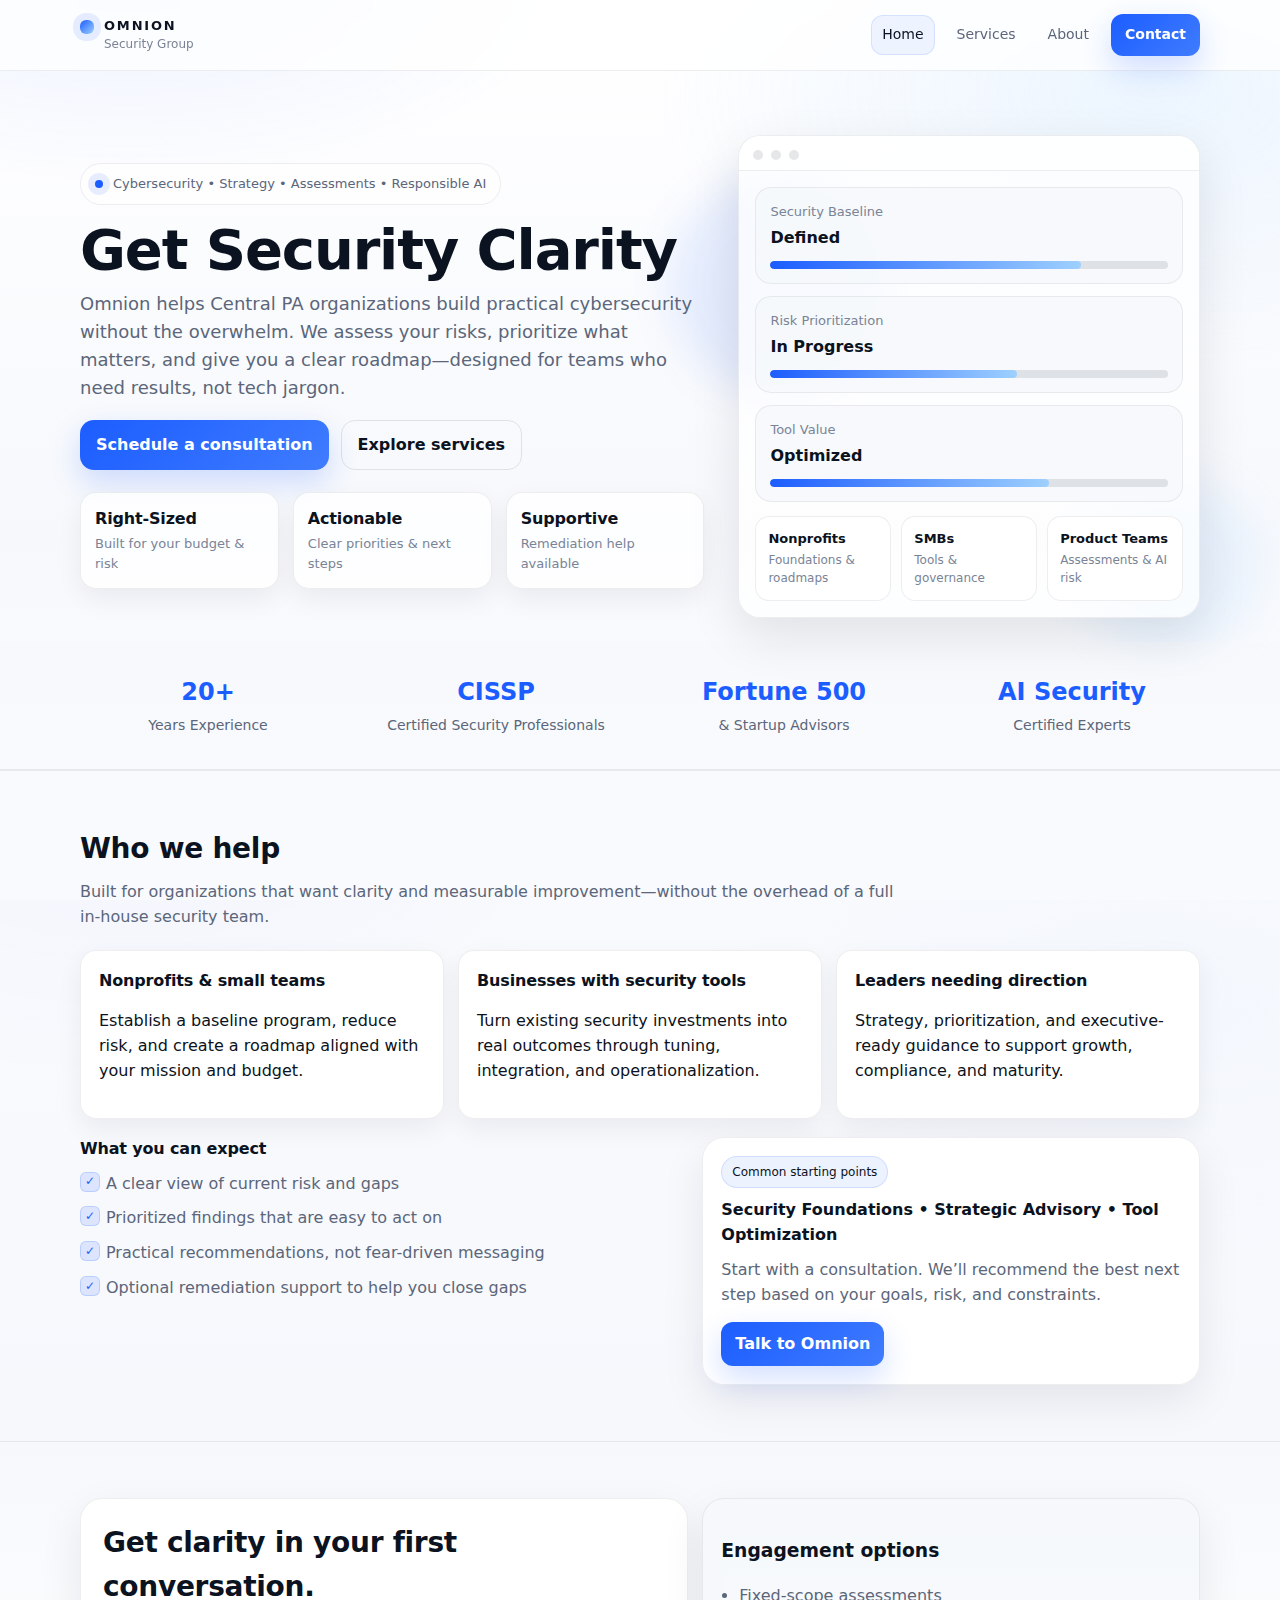
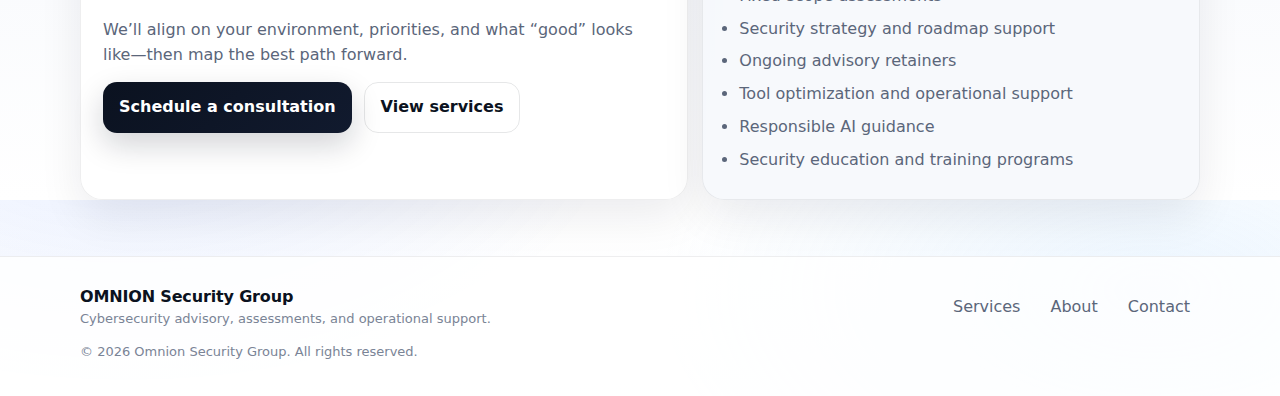
<file: index.html>
<!-- index.html -->
<!doctype html>
<html lang="en">
  <head>
    <meta charset="UTF-8" />
    <meta name="viewport" content="width=device-width, initial-scale=1" />
    <title>Omnion Security Group | Cybersecurity Consultants Central PA | York, Harrisburg, Lancaster</title>
    <meta
      name="description"
      content="Cybersecurity consulting for Central PA organizations. Serving York, Harrisburg, Lancaster with CISSP-certified advisors for nonprofits, growing businesses & leadership teams. Security assessments, strategy & compliance."
    />
    <!-- Favicon / Tab icon -->
    <link rel="icon" type="image/svg+xml" href="/favicon.svg" />
    <link rel="icon" type="image/png" href="/assets/omnion_mark.png" />
    <link rel="apple-touch-icon" href="/assets/omnion_mark.png" />
    <link rel="manifest" href="/manifest.json" />
    <meta name="theme-color" content="#0B1220" />
    <link rel="stylesheet" href="/css/styles.css" />
  </head>

  <body>
    <header class="header">
      <div class="container header__inner">
        <a class="brand" href="/" aria-label="Omnion Security Group">
          <span class="brand__mark" aria-hidden="true"></span>
          <span class="brand__name">OMNION</span>
          <span class="brand__sub">Security Group</span>
        </a>

        <nav class="nav" aria-label="Primary">
          <a class="nav__link nav__link--active" href="/">Home</a>
          <a class="nav__link" href="/services/">Services</a>
          <a class="nav__link" href="/about/">About</a>
          <a class="btn btn--small" href="/contact/">Contact</a>
        </nav>
      </div>
    </header>

    <main>
      <section class="hero">
        <div class="container hero__grid">
          <div class="hero__content">
            <div class="pill">
              <span class="dot" aria-hidden="true"></span>
              <span>Cybersecurity • Strategy • Assessments • Responsible AI</span>
            </div>

            <h1>Get Security Clarity</h1>

            <p class="lead">
              Omnion helps Central PA organizations build practical cybersecurity without the overwhelm. 
              We assess your risks, prioritize what matters, and give you a clear roadmap—designed for teams 
              who need results, not tech jargon.
            </p>

            <div class="hero__cta">
              <a class="btn" href="/contact/">Schedule a consultation</a>
              <a class="btn btn--ghost" href="/services/">Explore services</a>
            </div>

            <div class="trust">
              <div class="trust__item">
                <div class="trust__kpi">Right-Sized</div>
                <div class="trust__label">Built for your budget & risk</div>
              </div>
              <div class="trust__item">
                <div class="trust__kpi">Actionable</div>
                <div class="trust__label">Clear priorities & next steps</div>
              </div>
              <div class="trust__item">
                <div class="trust__kpi">Supportive</div>
                <div class="trust__label">Remediation help available</div>
              </div>
            </div>
          </div>

          <div class="hero__visual" aria-hidden="true">
            <div class="glass">
              <div class="glass__header">
                <div class="signal"></div>
                <div class="signal"></div>
                <div class="signal"></div>
              </div>

              <div class="glass__body">
                <div class="metric">
                  <div class="metric__title">Security Baseline</div>
                  <div class="metric__value">Defined</div>
                  <div class="metric__bar"><span style="width: 78%"></span></div>
                </div>

                <div class="metric">
                  <div class="metric__title">Risk Prioritization</div>
                  <div class="metric__value">In Progress</div>
                  <div class="metric__bar"><span style="width: 62%"></span></div>
                </div>

                <div class="metric">
                  <div class="metric__title">Tool Value</div>
                  <div class="metric__value">Optimized</div>
                  <div class="metric__bar"><span style="width: 70%"></span></div>
                </div>

                <div class="mini-cards">
                  <div class="mini-card">
                    <div class="mini-card__h">Nonprofits</div>
                    <div class="mini-card__p">Foundations & roadmaps</div>
                  </div>
                  <div class="mini-card">
                    <div class="mini-card__h">SMBs</div>
                    <div class="mini-card__p">Tools & governance</div>
                  </div>
                  <div class="mini-card">
                    <div class="mini-card__h">Product Teams</div>
                    <div class="mini-card__p">Assessments & AI risk</div>
                  </div>
                </div>
              </div>
            </div>

            <div class="bg-orb bg-orb--1"></div>
            <div class="bg-orb bg-orb--2"></div>
          </div>
        </div>
      </section>

      <section class="trustbar">
        <div class="container">
          <div class="trust-stats">
            <div class="stat">
              <div class="stat-number">20+</div>
              <div class="stat-label">Years Experience</div>
            </div>
            <div class="stat">
              <div class="stat-number">CISSP</div>
              <div class="stat-label">Certified Security Professionals</div>
            </div>
            <div class="stat">
              <div class="stat-number">Fortune 500</div>
              <div class="stat-label">& Startup Advisors</div>
            </div>
            <div class="stat">
              <div class="stat-number">AI Security</div>
              <div class="stat-label">Certified Experts</div>
            </div>
          </div>
        </div>
      </section>

      <section class="section section--soft">
        <div class="container">
          <div class="section__head">
            <h2>Who we help</h2>
            <p>
              Built for organizations that want clarity and measurable improvement—without the overhead of a full in-house security team.
            </p>
          </div>

          <div class="grid3">
            <div class="card">
              <h3>Nonprofits & small teams</h3>
              <p>Establish a baseline program, reduce risk, and create a roadmap aligned with your mission and budget.</p>
            </div>
            <div class="card">
              <h3>Businesses with security tools</h3>
              <p>Turn existing security investments into real outcomes through tuning, integration, and operationalization.</p>
            </div>
            <div class="card">
              <h3>Leaders needing direction</h3>
              <p>Strategy, prioritization, and executive-ready guidance to support growth, compliance, and maturity.</p>
            </div>
          </div>

          <div class="split">
            <div class="split__left">
              <h3 class="h3">What you can expect</h3>
              <ul class="checklist">
                <li>A clear view of current risk and gaps</li>
                <li>Prioritized findings that are easy to act on</li>
                <li>Practical recommendations, not fear-driven messaging</li>
                <li>Optional remediation support to help you close gaps</li>
              </ul>
            </div>
            <div class="split__right">
              <div class="panel">
                <div class="panel__tag">Common starting points</div>
                <div class="panel__title">Security Foundations • Strategic Advisory • Tool Optimization</div>
                <p class="panel__text">
                  Start with a consultation. We’ll recommend the best next step based on your goals, risk, and constraints.
                </p>
                <a class="btn btn--small" href="/contact/">Talk to Omnion</a>
              </div>
            </div>
          </div>
        </div>
      </section>

      <section class="cta">
        <div class="container cta__inner">
          <div class="cta__copy">
            <h2>Get clarity in your first conversation.</h2>
            <p>
              We’ll align on your environment, priorities, and what “good” looks like—then map the best path forward.
            </p>
            <div class="cta__actions">
              <a class="btn btn--dark" href="/contact/">Schedule a consultation</a>
              <a class="btn btn--ghost" href="/services/">View services</a>
            </div>
          </div>
          <div class="cta__panel">
            <div class="panel panel--alt">
              <h3>Engagement options</h3>
              <ul class="bullets">
                <li>Fixed-scope assessments</li>
                <li>Security strategy and roadmap support</li>
                <li>Ongoing advisory retainers</li>
                <li>Tool optimization and operational support</li>
                <li>Responsible AI guidance</li>
                <li>Security education and training programs</li>
              </ul>
            </div>
          </div>
        </div>
      </section>
    </main>

    <footer class="footer">
      <div class="container footer__inner">
        <div>
          <div class="footer__brand">OMNION Security Group</div>
          <div class="footer__muted">Cybersecurity advisory, assessments, and operational support.</div>
        </div>

        <div class="footer__links" aria-label="Footer links">
          <a href="/services/">Services</a>
          <a href="/about/">About</a>
          <a href="/contact/">Contact</a>
        </div>

        <div class="footer__muted">
          © <span id="year"></span> Omnion Security Group. All rights reserved.
        </div>
      </div>
    </footer>

    <script>
      document.getElementById("year").textContent = new Date().getFullYear();
    </script>
    
    <!-- Advanced Interactive JavaScript -->
    <script src="/js/main.js"></script>
  </body>
</html>
</file>
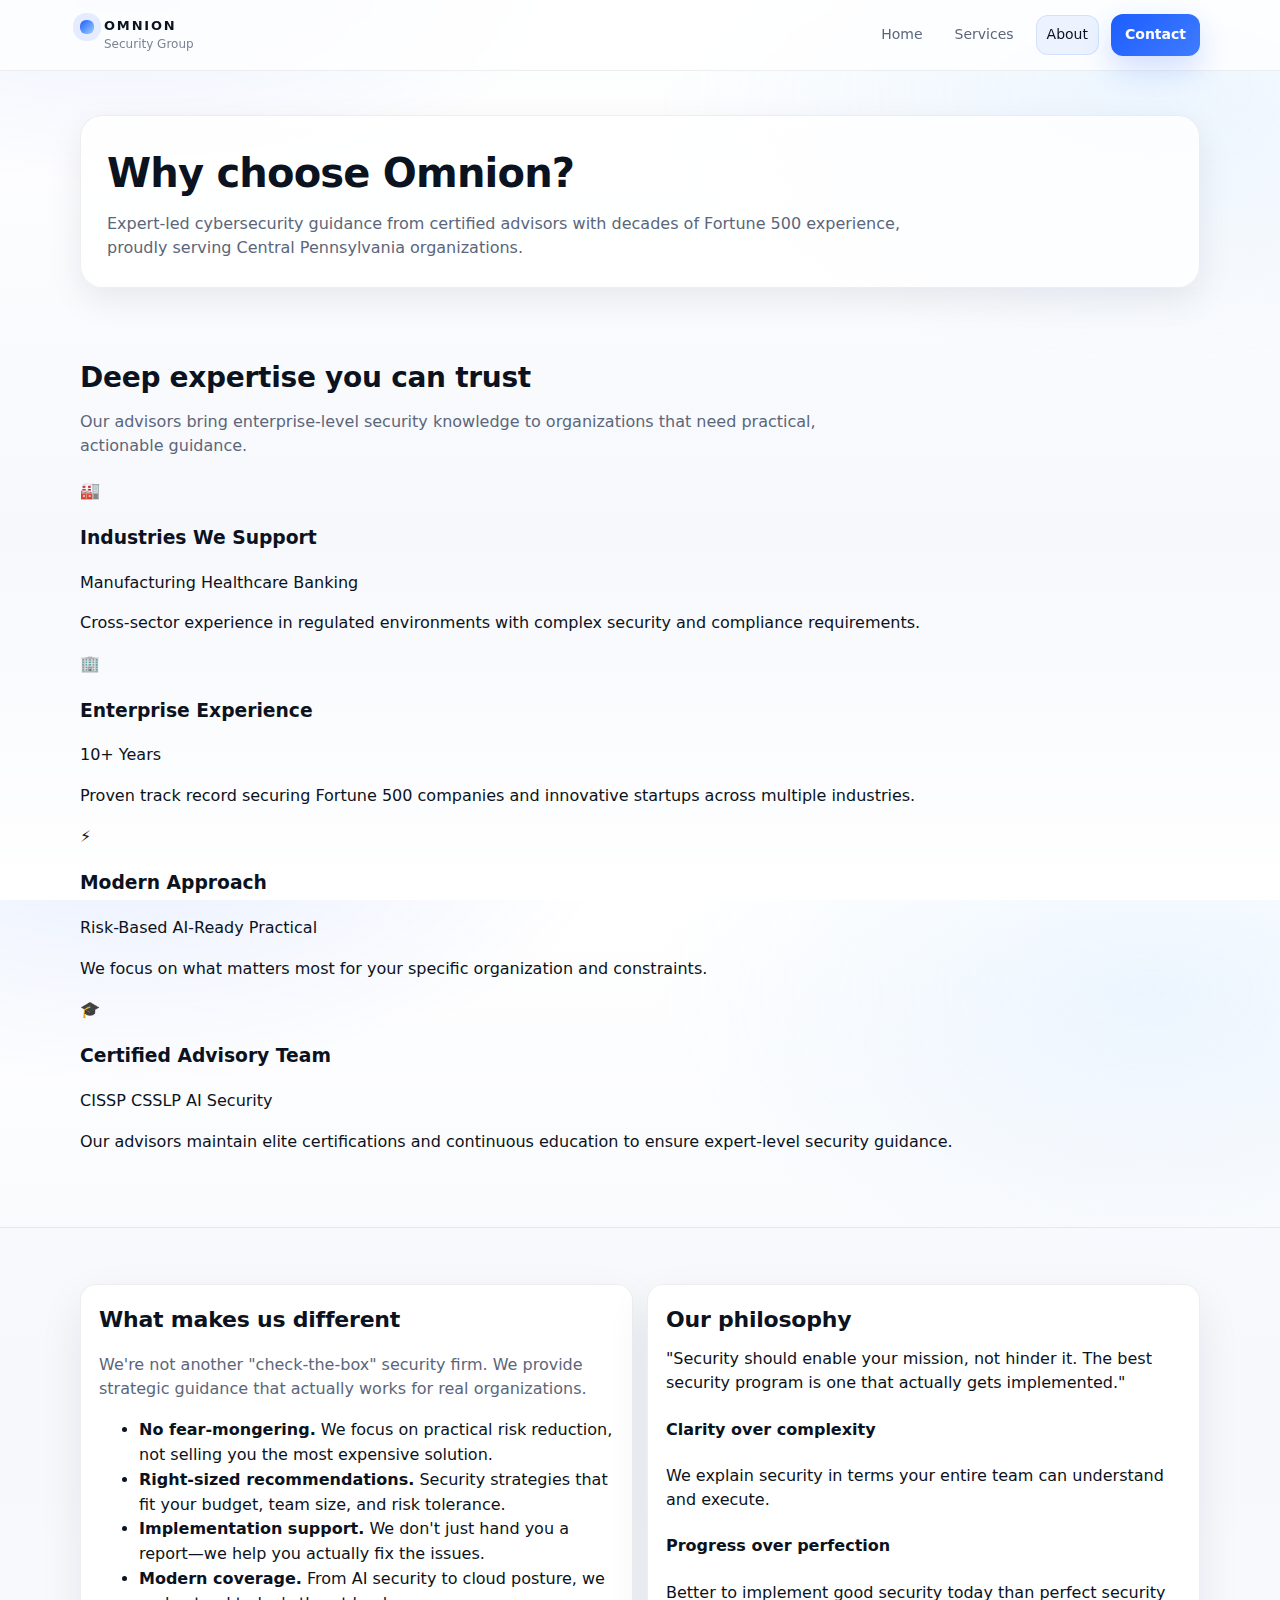
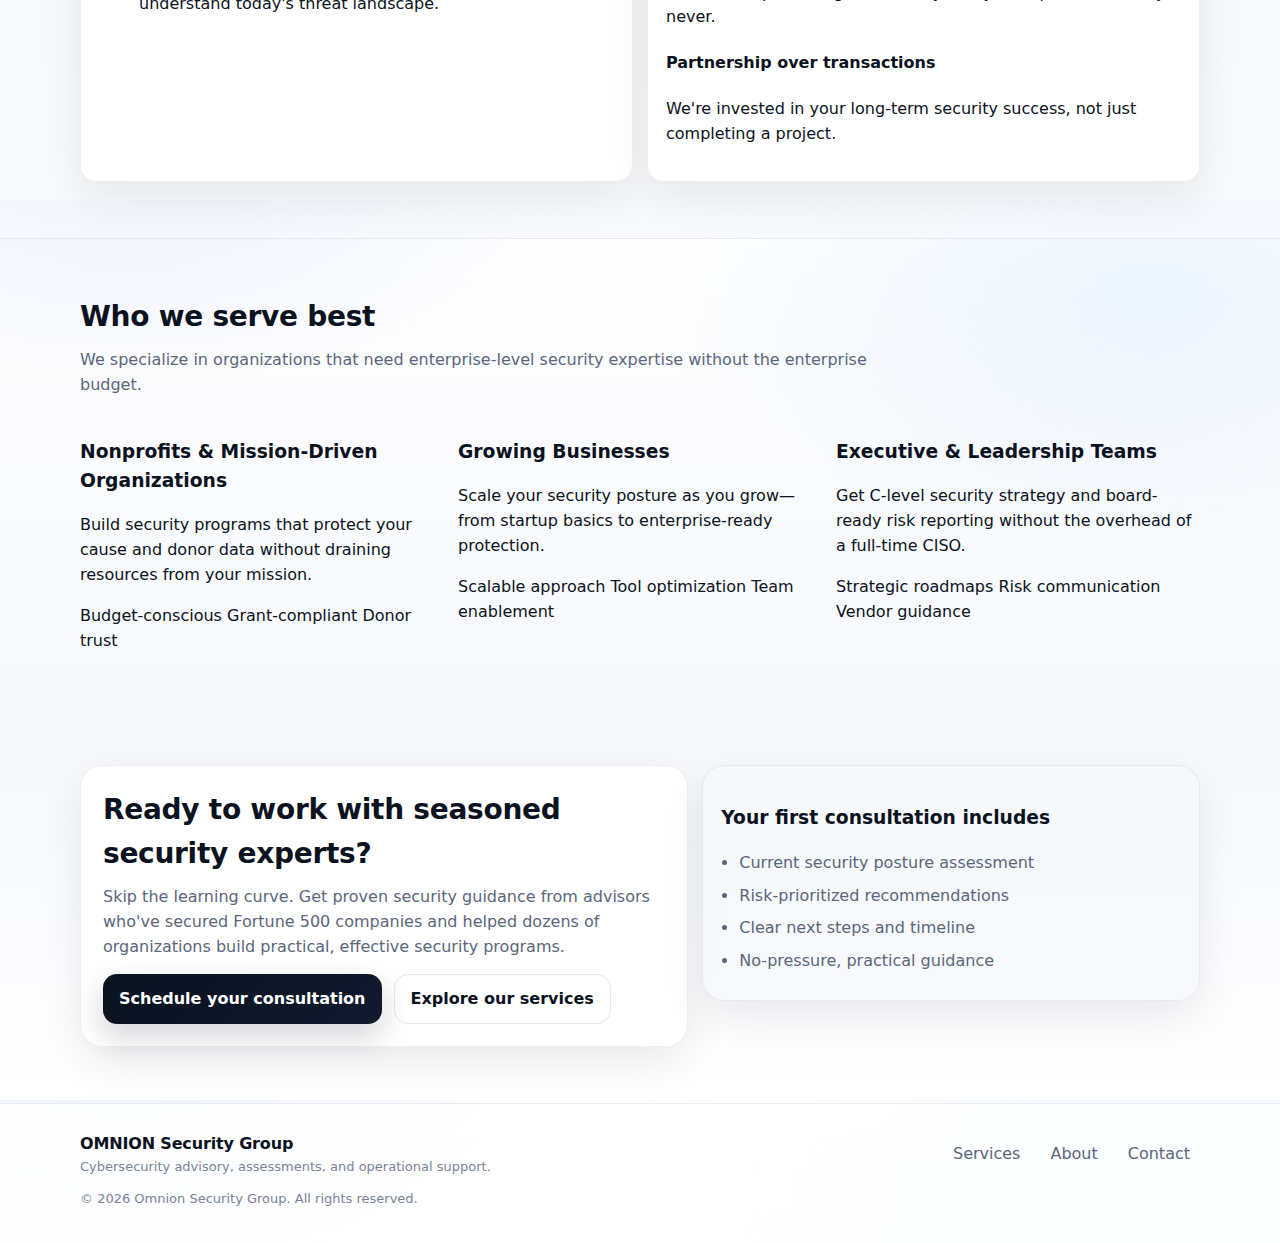
<file: about/index.html>
<!-- about/index.html -->
<!doctype html>
<html lang="en">
  <head>
    <meta charset="UTF-8" />
    <meta name="viewport" content="width=device-width, initial-scale=1" />
    <!-- Primary Meta Tags -->
    <title>About Omnion | CISSP Cybersecurity Experts Central PA | York, Harrisburg, Lancaster</title>
    <meta name="title" content="About Omnion | CISSP Cybersecurity Experts Central PA | York, Harrisburg, Lancaster" />
    <meta
      name="description"
      content="Meet the cybersecurity experts behind Omnion Security Group. CISSP-certified advisors with 20+ years Fortune 500 experience in Manufacturing, Healthcare, and Banking sectors."
    />
    <meta name="keywords" content="CISSP consultant, cybersecurity expert, Fortune 500 experience, security advisor, cybersecurity team, certified security professional" />
    <meta name="robots" content="index, follow" />
    
    <!-- Canonical URL -->
    <link rel="canonical" href="https://omnionsecurity.com/about/" />
    
    <!-- Open Graph / Facebook -->
    <meta property="og:type" content="website" />
    <meta property="og:url" content="https://omnionsecurity.com/about/" />
    <meta property="og:title" content="About Omnion | CISSP Cybersecurity Experts" />
    <meta property="og:description" content="CISSP-certified advisors with 20+ years Fortune 500 experience. Expert-led cybersecurity guidance that actually works." />
    <meta property="og:site_name" content="Omnion Security Group" />
    
    <!-- Twitter -->
    <meta property="twitter:card" content="summary" />
    <meta property="twitter:url" content="https://omnionsecurity.com/about/" />
    <meta property="twitter:title" content="About Omnion | CISSP Cybersecurity Experts" />
    <meta property="twitter:description" content="Expert-led cybersecurity guidance from CISSP-certified advisors with decades of Fortune 500 experience." />
    
    <!-- Favicon and Icons -->
    <link rel="icon" type="image/svg+xml" href="/favicon.svg" />
    <link rel="icon" type="image/png" href="/assets/omnion_mark.png" />
    <link rel="apple-touch-icon" href="/assets/omnion_mark.png" />
    <link rel="manifest" href="/manifest.json" />
    
    <meta name="theme-color" content="#0B1220" />
    <link rel="preload" href="/css/styles.css" as="style" />
    <link rel="stylesheet" href="/css/styles.css" />
  </head>

  <body>
    <header class="header">
      <div class="container header__inner">
        <a class="brand" href="/" aria-label="Omnion Security Group">
          <span class="brand__mark" aria-hidden="true"></span>
          <span class="brand__name">OMNION</span>
          <span class="brand__sub">Security Group</span>
        </a>

        <nav class="nav" aria-label="Primary">
          <a class="nav__link" href="/">Home</a>
          <a class="nav__link" href="/services/">Services</a>
          <a class="nav__link nav__link--active" href="/about/">About</a>
          <a class="btn btn--small" href="/contact/">Contact</a>
        </nav>
      </div>
    </header>

    <main>
      <section class="pagehero">
        <div class="container">
          <div class="pagehero__inner">
            <h1>Why choose Omnion?</h1>
            <p>
              Expert-led cybersecurity guidance from certified advisors with decades of Fortune 500 experience, proudly serving Central Pennsylvania organizations.
            </p>
          </div>
        </div>
      </section>

      <!-- Credentials & Authority -->
      <section class="section">
        <div class="container">
          <div class="section__head">
            <h2>Deep expertise you can trust</h2>
            <p>Our advisors bring enterprise-level security knowledge to organizations that need practical, actionable guidance.</p>
          </div>
          
          <div class="credentials-grid">
            <div class="credential-card">
              <div class="credential-icon">🏭</div>
              <h3>Industries We Support</h3>
              <div class="cert-list">
                <span class="cert-badge">Manufacturing</span>
                <span class="cert-badge">Healthcare</span>
                <span class="cert-badge">Banking</span>
              </div>
              <p>Cross-sector experience in regulated environments with complex security and compliance requirements.</p>
            </div>

            <div class="credential-card">
              <div class="credential-icon">🏢</div>
              <h3>Enterprise Experience</h3>
              <div class="cert-list">
                <span class="cert-badge">10+ Years</span>
              </div>
              <p>Proven track record securing Fortune 500 companies and innovative startups across multiple industries.</p>
            </div>

            <div class="credential-card">
              <div class="credential-icon">⚡</div>
              <h3>Modern Approach</h3>
              <div class="cert-list">
                <span class="cert-badge">Risk-Based</span>
                <span class="cert-badge">AI-Ready</span>
                <span class="cert-badge">Practical</span>
              </div>
              <p>We focus on what matters most for your specific organization and constraints.</p>
            </div>

            <div class="credential-card">
              <div class="credential-icon">🎓</div>
              <h3>Certified Advisory Team</h3>
              <div class="cert-list">
                <span class="cert-badge">CISSP</span>
                <span class="cert-badge">CSSLP</span>
                <span class="cert-badge">AI Security</span>
              </div>
              <p>Our advisors maintain elite certifications and continuous education to ensure expert-level security guidance.</p>
            </div>
          </div>
        </div>
      </section>

      <!-- Why Different Section -->
      <section class="section section--soft">
        <div class="container">
          <div class="aboutgrid">
            <div class="card card--lux">
              <h2 class="h2">What makes us different</h2>
              <p class="muted">
                We're not another "check-the-box" security firm. We provide strategic guidance that actually works for real organizations.
              </p>
              <ul class="differentiation-list">
                <li>
                  <strong>No fear-mongering.</strong> We focus on practical risk reduction, not selling you the most expensive solution.
                </li>
                <li>
                  <strong>Right-sized recommendations.</strong> Security strategies that fit your budget, team size, and risk tolerance.
                </li>
                <li>
                  <strong>Implementation support.</strong> We don't just hand you a report—we help you actually fix the issues.
                </li>
                <li>
                  <strong>Modern coverage.</strong> From AI security to cloud posture, we understand today's threat landscape.
                </li>
              </ul>
            </div>

            <div class="card card--lux">
              <h2 class="h2">Our philosophy</h2>
              <div class="philosophy-quote">
                "Security should enable your mission, not hinder it. The best security program is one that actually gets implemented."
              </div>
              <div class="philosophy-points">
                <div class="philosophy-point">
                  <h4>Clarity over complexity</h4>
                  <p>We explain security in terms your entire team can understand and execute.</p>
                </div>
                <div class="philosophy-point">
                  <h4>Progress over perfection</h4>
                  <p>Better to implement good security today than perfect security never.</p>
                </div>
                <div class="philosophy-point">
                  <h4>Partnership over transactions</h4>
                  <p>We're invested in your long-term security success, not just completing a project.</p>
                </div>
              </div>
            </div>
          </div>
        </div>
      </section>

      <!-- Industries & Specializations -->
      <section class="section">
        <div class="container">
          <div class="section__head">
            <h2>Who we serve best</h2>
            <p>We specialize in organizations that need enterprise-level security expertise without the enterprise budget.</p>
          </div>
          
          <div class="grid3">
            <div class="specialty-card">
              <h3>Nonprofits & Mission-Driven Organizations</h3>
              <p>Build security programs that protect your cause and donor data without draining resources from your mission.</p>
              <div class="specialty-features">
                <span>Budget-conscious</span>
                <span>Grant-compliant</span>
                <span>Donor trust</span>
              </div>
            </div>

            <div class="specialty-card">
              <h3>Growing Businesses</h3>
              <p>Scale your security posture as you grow—from startup basics to enterprise-ready protection.</p>
              <div class="specialty-features">
                <span>Scalable approach</span>
                <span>Tool optimization</span>
                <span>Team enablement</span>
              </div>
            </div>

            <div class="specialty-card">
              <h3>Executive & Leadership Teams</h3>
              <p>Get C-level security strategy and board-ready risk reporting without the overhead of a full-time CISO.</p>
              <div class="specialty-features">
                <span>Strategic roadmaps</span>
                <span>Risk communication</span>
                <span>Vendor guidance</span>
              </div>
            </div>
          </div>
        </div>
      </section>

      <section class="cta">
        <div class="container cta__inner">
          <div class="cta__copy">
            <h2>Ready to work with seasoned security experts?</h2>
            <p>
              Skip the learning curve. Get proven security guidance from advisors who've secured Fortune 500 companies and helped dozens of organizations build practical, effective security programs.
            </p>
            <div class="cta__actions">
              <a class="btn btn--dark" href="/contact/">Schedule your consultation</a>
              <a class="btn btn--ghost" href="/services/">Explore our services</a>
            </div>
          </div>
          <div class="cta__panel">
            <div class="panel panel--alt">
              <h3>Your first consultation includes</h3>
              <ul class="bullets">
                <li>Current security posture assessment</li>
                <li>Risk-prioritized recommendations</li>
                <li>Clear next steps and timeline</li>
                <li>No-pressure, practical guidance</li>
              </ul>
            </div>
          </div>
        </div>
      </section>
    </main>

    <footer class="footer">
      <div class="container footer__inner">
        <div>
          <div class="footer__brand">OMNION Security Group</div>
          <div class="footer__muted">Cybersecurity advisory, assessments, and operational support.</div>
        </div>

        <div class="footer__links">
          <a href="/services/">Services</a>
          <a href="/about/">About</a>
          <a href="/contact/">Contact</a>
        </div>

        <div class="footer__muted">
          © <span id="year"></span> Omnion Security Group. All rights reserved.
        </div>
      </div>
    </footer>

    <script>
      document.getElementById("year").textContent = new Date().getFullYear();
    </script>
    
    <!-- Advanced Interactive JavaScript -->
    <script src="/js/main.js"></script>
  </body>
</html>
</file>
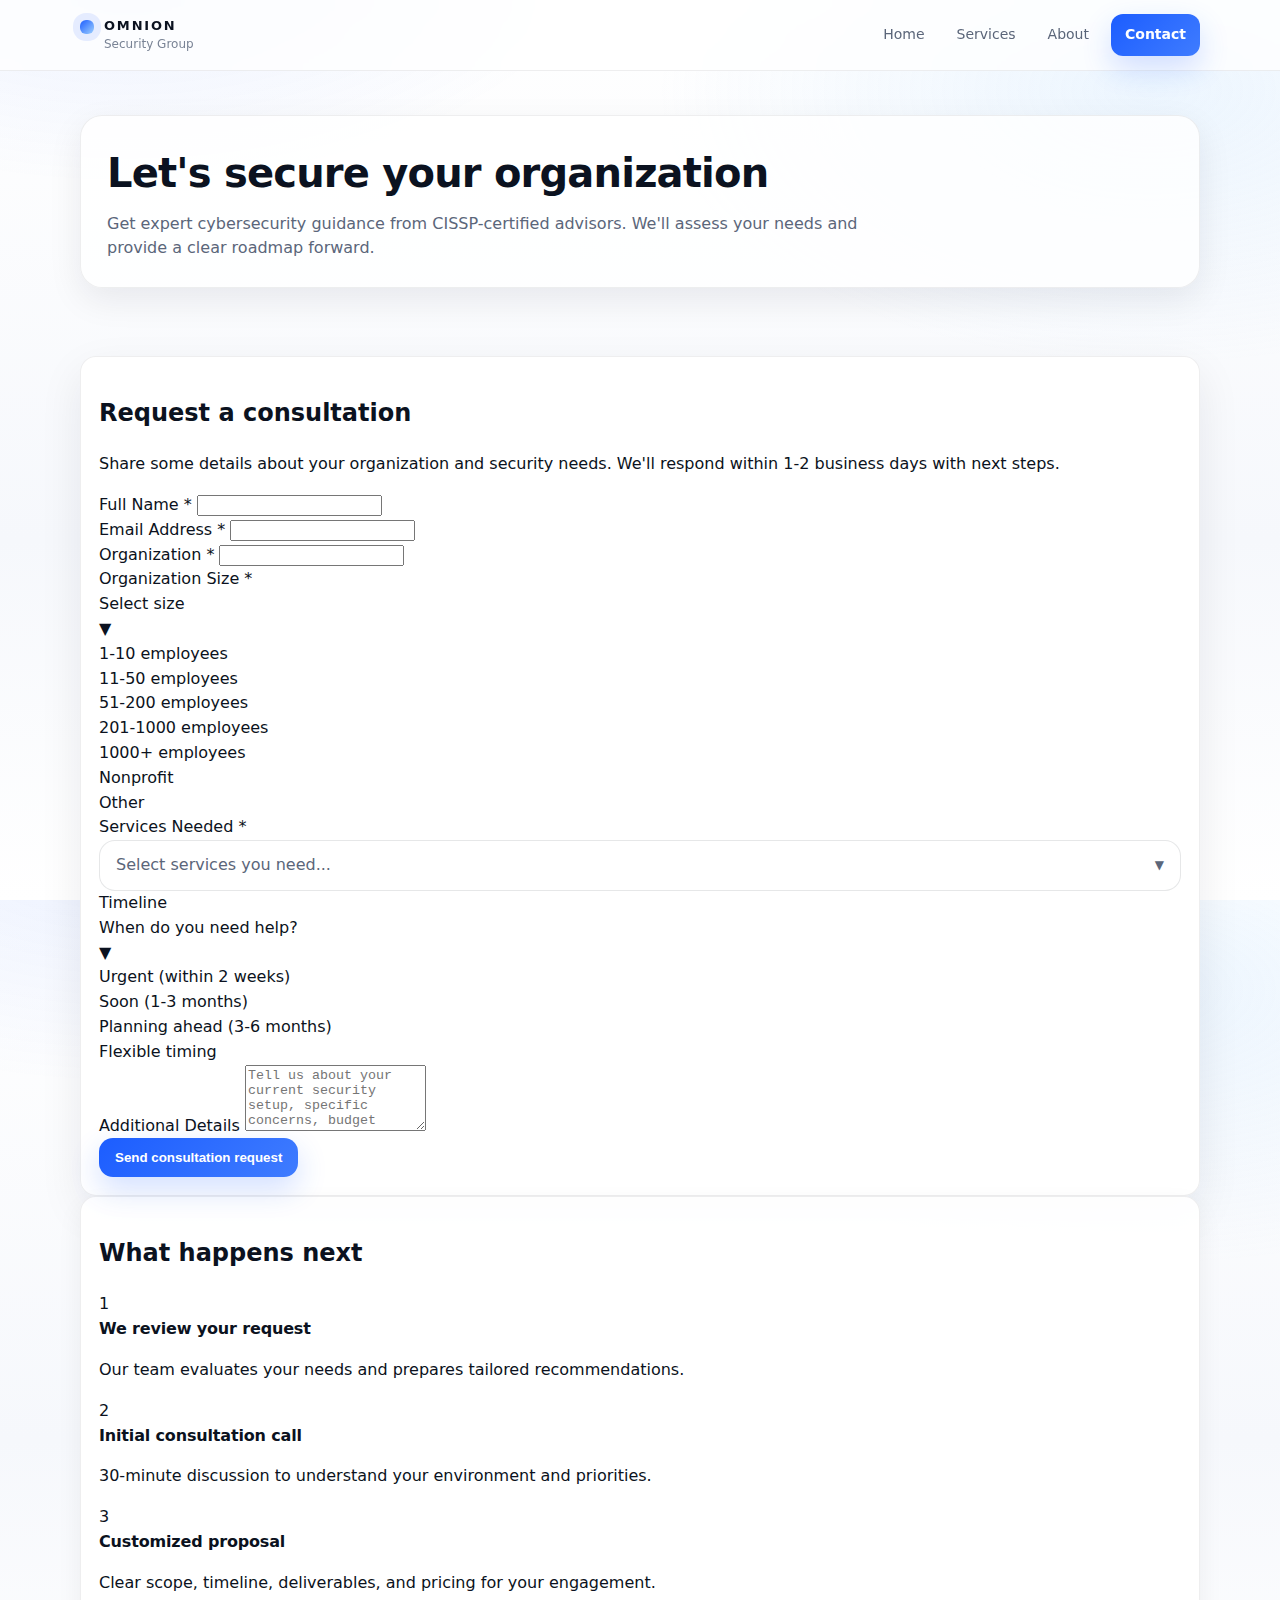
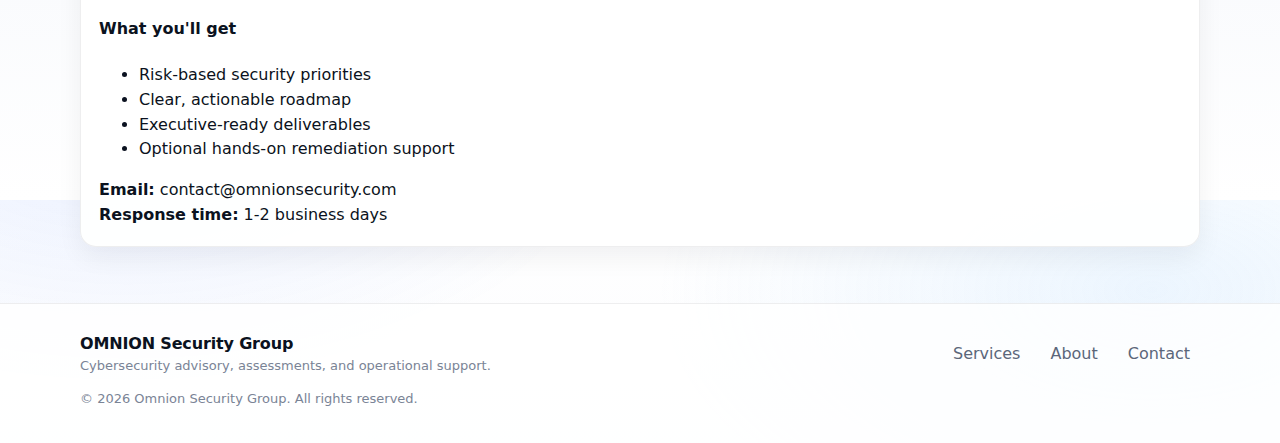
<file: contact/index.html>
<!-- contact/index.html -->
<!doctype html>
<html lang="en">
  <head>
    <meta charset="UTF-8" />
    <meta name="viewport" content="width=device-width, initial-scale=1" />
    <!-- Primary Meta Tags -->
    <title>Contact Omnion | Cybersecurity Consultants Central PA | York, Harrisburg, Lancaster</title>
    <meta name="title" content="Contact Omnion | Cybersecurity Consultants Central PA | York, Harrisburg, Lancaster" />
    <meta
      name="description"
      content="Schedule a free cybersecurity consultation with CISSP-certified advisors. Get practical security guidance, risk assessment, and clear next steps for your organization."
    />
    <meta name="keywords" content="cybersecurity consultation, security advisor contact, CISSP consultant, free security assessment, cybersecurity quote" />
    <meta name="robots" content="index, follow" />
    
    <!-- Canonical URL -->
    <link rel="canonical" href="https://omnionsecurity.com/contact/" />
    
    <!-- Open Graph / Facebook -->
    <meta property="og:type" content="website" />
    <meta property="og:url" content="https://omnionsecurity.com/contact/" />
    <meta property="og:title" content="Contact Omnion | Free Cybersecurity Consultation" />
    <meta property="og:description" content="Schedule a free consultation with CISSP-certified cybersecurity advisors. Get practical guidance and clear next steps." />
    <meta property="og:site_name" content="Omnion Security Group" />
    
    <!-- Twitter -->
    <meta property="twitter:card" content="summary" />
    <meta property="twitter:url" content="https://omnionsecurity.com/contact/" />
    <meta property="twitter:title" content="Contact Omnion | Free Cybersecurity Consultation" />
    <meta property="twitter:description" content="Schedule a free consultation with CISSP-certified cybersecurity advisors." />
    
    <!-- Favicon and Icons -->
    <link rel="icon" type="image/svg+xml" href="/favicon.svg" />
    <link rel="icon" type="image/png" href="/assets/omnion_mark.png" />
    <link rel="apple-touch-icon" href="/assets/omnion_mark.png" />
    <link rel="manifest" href="/manifest.json" />
    
    <meta name="theme-color" content="#0B1220" />
    <link rel="preload" href="/css/styles.css" as="style" />
    <link rel="stylesheet" href="/css/styles.css" />
  </head>

  <body>
    <header class="header">
      <div class="container header__inner">
        <a class="brand" href="/" aria-label="Omnion Security Group">
          <span class="brand__mark" aria-hidden="true"></span>
          <span class="brand__name">OMNION</span>
          <span class="brand__sub">Security Group</span>
        </a>

        <nav class="nav" aria-label="Primary">
          <a class="nav__link" href="/">Home</a>
          <a class="nav__link" href="/services/">Services</a>
          <a class="nav__link" href="/about/">About</a>
          <a class="btn btn--small" href="/contact/">Contact</a>
        </nav>
      </div>
    </header>

    <main>
      <section class="pagehero">
        <div class="container">
          <div class="pagehero__inner">
            <h1>Let's secure your organization</h1>
            <p>
              Get expert cybersecurity guidance from CISSP-certified advisors. We'll assess your needs and provide a clear roadmap forward.
            </p>
          </div>
        </div>
      </section>

      <section class="section">
        <div class="container">
          <div class="contact-layout">
            <!-- Contact Form -->
            <div class="contact-form-section">
              <div class="card card--lux">
                <h2>Request a consultation</h2>
                <p class="contact-intro">
                  Share some details about your organization and security needs. We'll respond within 1-2 business days with next steps.
                </p>

                <form name="contact" method="POST" action="https://formsubmit.co/morganbusiness@yahoo.com" class="modern-form">
                  <!-- FormSubmit configuration -->
                  <input type="hidden" name="_subject" value="New Consultation Request - Omnion Security Group">
                  <input type="hidden" name="_next" value="https://omnionsecurity.com/success/">
                  <input type="hidden" name="_captcha" value="false">
                  <input type="hidden" name="_template" value="table">
                  <!-- Bot protection -->
                  <input type="email" name="_honey" style="display: none;" tabindex="-1" autocomplete="off">
                  <input type="hidden" name="submission-time" id="submission-time" value="">
                  
                  <!-- Name Field -->
                  <div class="field-group">
                    <label for="name">Full Name *</label>
                    <input type="text" id="name" name="name" required />
                  </div>

                  <!-- Email Field -->
                  <div class="field-group">
                    <label for="email">Email Address *</label>
                    <input type="email" id="email" name="email" required />
                  </div>

                  <!-- Organization Field -->
                  <div class="field-group">
                    <label for="organization">Organization *</label>
                    <input type="text" id="organization" name="organization" required />
                  </div>

                  <!-- Organization Size -->
                  <div class="field-group">
                    <label>Organization Size *</label>
                    <div class="single-select-dropdown" data-required="true">
                      <div class="single-select-trigger">
                        <span class="single-select-placeholder">Select size</span>
                        <div class="single-select-arrow">▼</div>
                      </div>
                      <div class="single-select-options">
                        <div class="single-select-option" data-value="1-10">
                          <span>1-10 employees</span>
                        </div>
                        <div class="single-select-option" data-value="11-50">
                          <span>11-50 employees</span>
                        </div>
                        <div class="single-select-option" data-value="51-200">
                          <span>51-200 employees</span>
                        </div>
                        <div class="single-select-option" data-value="201-1000">
                          <span>201-1000 employees</span>
                        </div>
                        <div class="single-select-option" data-value="1000+">
                          <span>1000+ employees</span>
                        </div>
                        <div class="single-select-option" data-value="nonprofit">
                          <span>Nonprofit</span>
                        </div>
                        <div class="single-select-option" data-value="other">
                          <span>Other</span>
                        </div>
                      </div>
                      <input type="hidden" name="org-size" required>
                    </div>
                  </div>

                  <!-- Services Needed -->
                  <div class="field-group">
                    <label>Services Needed *</label>
                    <div class="multi-select-dropdown" data-required="true">
                      <div class="multi-select-trigger">
                        <span class="multi-select-placeholder">Select services you need...</span>
                        <div class="multi-select-arrow">▼</div>
                      </div>
                      <div class="multi-select-options">
                        <label class="multi-select-option">
                          <input type="checkbox" name="services-needed" value="security-foundations">
                          <span>Security Foundations (Get audit-ready)</span>
                        </label>
                        <label class="multi-select-option">
                          <input type="checkbox" name="services-needed" value="strategic-advisory">
                          <span>Strategic Security Advisory (Build roadmap)</span>
                        </label>
                        <label class="multi-select-option">
                          <input type="checkbox" name="services-needed" value="assessments-remediation">
                          <span>Security Assessments & Remediation (Find & fix vulnerabilities)</span>
                        </label>
                        <label class="multi-select-option">
                          <input type="checkbox" name="services-needed" value="ai-security">
                          <span>AI Security & Responsible AI Advisory (Adopt AI safely)</span>
                        </label>
                        <label class="multi-select-option">
                          <input type="checkbox" name="services-needed" value="tool-optimization">
                          <span>Security Tool Optimization (Turn spend into ROI)</span>
                        </label>
                        <label class="multi-select-option">
                          <input type="checkbox" name="services-needed" value="education-training">
                          <span>Security Education & Training (Build security-aware teams)</span>
                        </label>
                        <label class="multi-select-option">
                          <input type="checkbox" name="services-needed" value="not-sure">
                          <span>Not sure - need guidance</span>
                        </label>
                      </div>
                    </div>
                  </div>

                  <!-- Timeline -->
                  <div class="field-group">
                    <label>Timeline</label>
                    <div class="single-select-dropdown">
                      <div class="single-select-trigger">
                        <span class="single-select-placeholder">When do you need help?</span>
                        <div class="single-select-arrow">▼</div>
                      </div>
                      <div class="single-select-options">
                        <div class="single-select-option" data-value="urgent">
                          <span>Urgent (within 2 weeks)</span>
                        </div>
                        <div class="single-select-option" data-value="soon">
                          <span>Soon (1-3 months)</span>
                        </div>
                        <div class="single-select-option" data-value="planning">
                          <span>Planning ahead (3-6 months)</span>
                        </div>
                        <div class="single-select-option" data-value="flexible">
                          <span>Flexible timing</span>
                        </div>
                      </div>
                      <input type="hidden" name="timeline">
                    </div>
                  </div>

                  <!-- Message -->
                  <div class="field-group">
                    <label for="message">Additional Details</label>
                    <textarea
                      id="message"
                      name="message"
                      rows="4"
                      placeholder="Tell us about your current security setup, specific concerns, budget considerations, or any other relevant details..."
                    ></textarea>
                  </div>

                  <!-- Submit Button -->
                  <button type="submit" class="btn btn--primary btn--large">
                    Send consultation request
                  </button>
                </form>
              </div>
            </div>

            <!-- What Happens Next -->
            <div class="contact-info-section">
              <div class="card card--soft">
                <h2>What happens next</h2>
                
                <div class="process-steps">
                  <div class="process-step">
                    <div class="step-number">1</div>
                    <div class="step-content">
                      <h3>We review your request</h3>
                      <p>Our team evaluates your needs and prepares tailored recommendations.</p>
                    </div>
                  </div>
                  
                  <div class="process-step">
                    <div class="step-number">2</div>
                    <div class="step-content">
                      <h3>Initial consultation call</h3>
                      <p>30-minute discussion to understand your environment and priorities.</p>
                    </div>
                  </div>
                  
                  <div class="process-step">
                    <div class="step-number">3</div>
                    <div class="step-content">
                      <h3>Customized proposal</h3>
                      <p>Clear scope, timeline, deliverables, and pricing for your engagement.</p>
                    </div>
                  </div>
                </div>

                <div class="consultation-benefits">
                  <h4>What you'll get</h4>
                  <ul class="benefits-list">
                    <li>Risk-based security priorities</li>
                    <li>Clear, actionable roadmap</li>
                    <li>Executive-ready deliverables</li>
                    <li>Optional hands-on remediation support</li>
                  </ul>
                </div>

                <div class="contact-details">
                  <div class="contact-item">
                    <strong>Email:</strong> contact@omnionsecurity.com
                  </div>
                  <div class="contact-item">
                    <strong>Response time:</strong> 1-2 business days
                  </div>
                </div>
              </div>
            </div>
          </div>
        </div>
      </section>
    </main>

    <footer class="footer">
      <div class="container footer__inner">
        <div>
          <div class="footer__brand">OMNION Security Group</div>
          <div class="footer__muted">Cybersecurity advisory, assessments, and operational support.</div>
        </div>

        <div class="footer__links">
          <a href="/services/">Services</a>
          <a href="/about/">About</a>
          <a href="/contact/">Contact</a>
        </div>

        <div class="footer__muted">
          © <span id="year"></span> Omnion Security Group. All rights reserved.
        </div>
      </div>
    </footer>

    <script>
      document.getElementById("year").textContent = new Date().getFullYear();
    </script>
    
    <!-- Contact Form JavaScript -->
    <script>
      document.addEventListener('DOMContentLoaded', function() {
        const form = document.querySelector('.modern-form');
        const submitBtn = form.querySelector('button[type=\"submit\"]');

        // Bot Protection: Record form load time
        const formLoadTime = Date.now();
        const minFormTime = 3000; // Minimum 3 seconds

        // Multi-select dropdown functionality
        const multiSelect = document.querySelector('.multi-select-dropdown');
        const multiTrigger = multiSelect.querySelector('.multi-select-trigger');
        const multiPlaceholder = multiSelect.querySelector('.multi-select-placeholder');
        const multiArrow = multiSelect.querySelector('.multi-select-arrow');
        const checkboxes = multiSelect.querySelectorAll('input[type=\"checkbox\"]');

        multiTrigger.addEventListener('click', function(e) {
          e.preventDefault();
          const isOpen = multiSelect.classList.toggle('open');
          multiArrow.style.transform = isOpen ? 'rotate(180deg)' : 'rotate(0deg)';
        });

        function updateMultiPlaceholder() {
          const selected = Array.from(checkboxes).filter(cb => cb.checked);
          if (selected.length === 0) {
            multiPlaceholder.textContent = 'Select services you need...';
            multiTrigger.classList.remove('has-selection');
          } else if (selected.length === 1) {
            const serviceName = selected[0].nextElementSibling.textContent.split(' (')[0];
            multiPlaceholder.textContent = serviceName;
            multiTrigger.classList.add('has-selection');
          } else {
            multiPlaceholder.textContent = `${selected.length} services selected`;
            multiTrigger.classList.add('has-selection');
          }
        }

        checkboxes.forEach(cb => cb.addEventListener('change', updateMultiPlaceholder));

        // Single-select dropdowns functionality
        const singleSelects = document.querySelectorAll('.single-select-dropdown');
        singleSelects.forEach(singleSelect => {
          const trigger = singleSelect.querySelector('.single-select-trigger');
          const placeholder = singleSelect.querySelector('.single-select-placeholder');
          const arrow = singleSelect.querySelector('.single-select-arrow');
          const options = singleSelect.querySelectorAll('.single-select-option');
          const hiddenInput = singleSelect.querySelector('input[type=\"hidden\"]');

          trigger.addEventListener('click', function(e) {
            e.preventDefault();
            singleSelects.forEach(other => {
              if (other !== singleSelect) {
                other.classList.remove('open');
                other.querySelector('.single-select-arrow').style.transform = 'rotate(0deg)';
              }
            });
            multiSelect.classList.remove('open');
            multiArrow.style.transform = 'rotate(0deg)';
            const isOpen = singleSelect.classList.toggle('open');
            arrow.style.transform = isOpen ? 'rotate(180deg)' : 'rotate(0deg)';
          });

          options.forEach(option => {
            option.addEventListener('click', function() {
              const value = this.getAttribute('data-value');
              const text = this.querySelector('span').textContent;
              placeholder.textContent = text;
              trigger.classList.add('has-selection');
              hiddenInput.value = value;
              options.forEach(opt => opt.classList.remove('selected'));
              this.classList.add('selected');
              singleSelect.classList.remove('open');
              arrow.style.transform = 'rotate(0deg)';
            });
          });
        });

        document.addEventListener('click', function(e) {
          const isDropdownClick = e.target.closest('.multi-select-dropdown') || e.target.closest('.single-select-dropdown');
          if (!isDropdownClick) {
            multiSelect.classList.remove('open');
            multiArrow.style.transform = 'rotate(0deg)';
            singleSelects.forEach(singleSelect => {
              singleSelect.classList.remove('open');
              singleSelect.querySelector('.single-select-arrow').style.transform = 'rotate(0deg)';
            });
          }
        });

        form.addEventListener('submit', function(e) {
          const timeTaken = Date.now() - formLoadTime;
          if (timeTaken < minFormTime) {
            e.preventDefault();
            alert('Please take a moment to review your information before submitting.');
            return false;
          }
          const honeypot = document.querySelector('input[name=\"_honey\"]');
          if (honeypot && honeypot.value !== '') {
            e.preventDefault();
            return false;
          }
          document.getElementById('submission-time').value = new Date().toISOString();
          const hasServices = Array.from(checkboxes).some(cb => cb.checked);
          if (!hasServices) {
            e.preventDefault();
            alert('Please select at least one service you need help with.');
            multiSelect.classList.add('open');
            multiArrow.style.transform = 'rotate(180deg)';
            return false;
          }
          submitBtn.disabled = true;
          submitBtn.style.opacity = '0.85';
          submitBtn.textContent = 'Sending...';
        });
      });
    </script>
    
    <script src="/js/main.js"></script>
  </body>
</html>
</file>
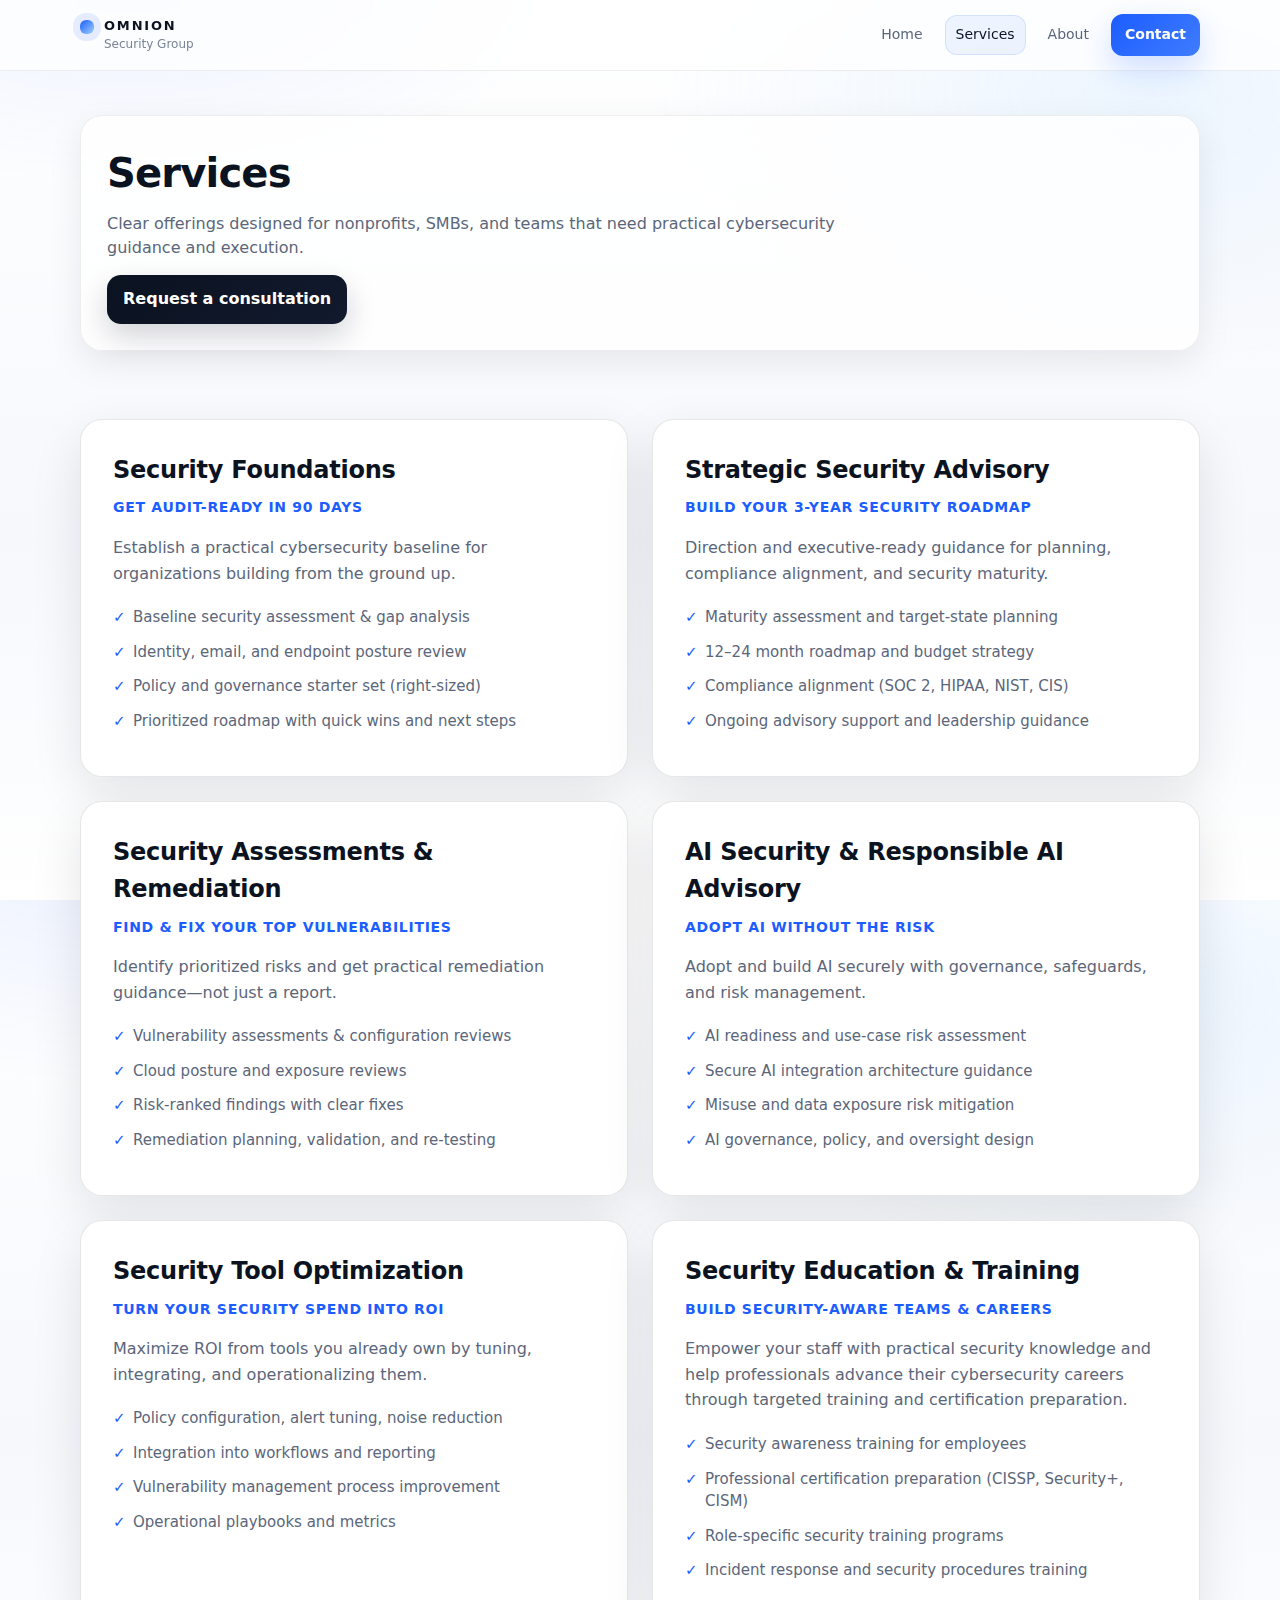
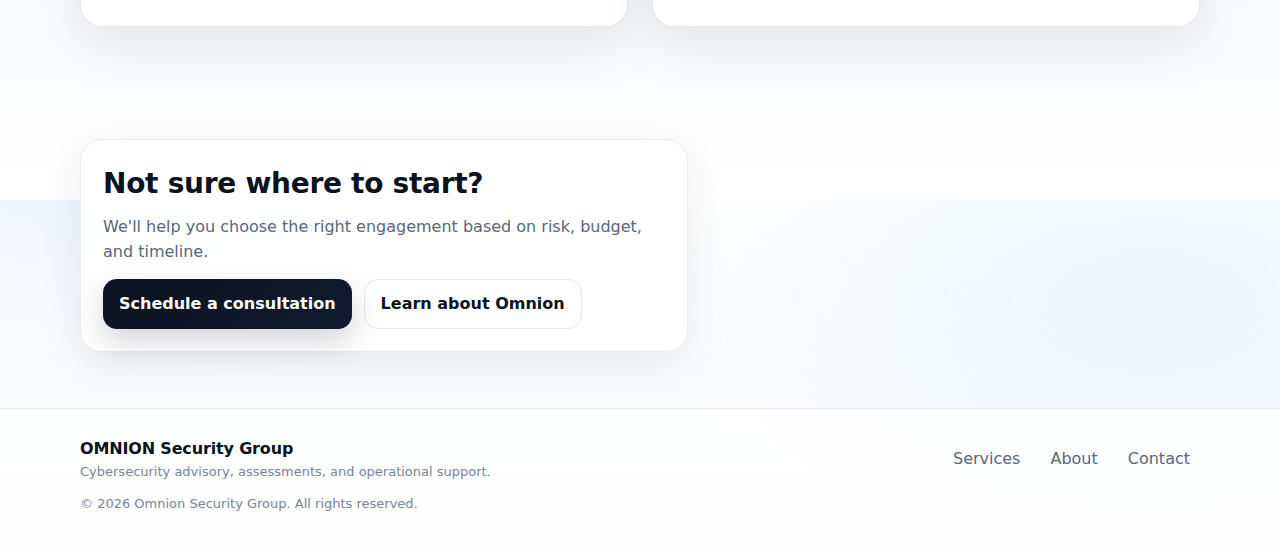
<file: services/index.html>
<!-- services/index.html -->
<!doctype html>
<html lang="en">
  <head>
    <meta charset="UTF-8" />
    <meta name="viewport" content="width=device-width, initial-scale=1" />
    <title>Cybersecurity Services Central PA | York, Harrisburg, Lancaster | Omnion Security Group</title>
    <meta
      name="description"
      content="Comprehensive cybersecurity services for Central PA organizations in York, Harrisburg, and Lancaster. Security assessments, strategic advisory, AI security, tool optimization, and training."
    />
    <meta name="robots" content="index, follow" />
    <link rel="canonical" href="https://omnionsecurity.com/services/" />
    <!-- Favicon / Tab icon -->
    <link rel="icon" type="image/svg+xml" href="/favicon.svg" />
    <link rel="icon" type="image/png" href="/assets/omnion_mark.png" />
    <link rel="apple-touch-icon" href="/assets/omnion_mark.png" />
    <link rel="manifest" href="/manifest.json" />
    <meta name="theme-color" content="#0B1220" />
    <link rel="stylesheet" href="/css/styles.css" />
  </head>

  <body>
    <header class="header">
      <div class="container header__inner">
        <a class="brand" href="/" aria-label="Omnion Security Group">
          <span class="brand__mark" aria-hidden="true"></span>
          <span class="brand__name">OMNION</span>
          <span class="brand__sub">Security Group</span>
        </a>

        <nav class="nav" aria-label="Primary">
          <a class="nav__link" href="/">Home</a>
          <a class="nav__link nav__link--active" href="/services/">Services</a>
          <a class="nav__link" href="/about/">About</a>
          <a class="btn btn--small" href="/contact/">Contact</a>
        </nav>
      </div>
    </header>

    <main>
      <section class="pagehero">
        <div class="container">
          <div class="pagehero__inner">
            <h1>Services</h1>
            <p>
              Clear offerings designed for nonprofits, SMBs, and teams that need practical cybersecurity guidance and execution.
            </p>
            <div class="pagehero__actions">
              <a class="btn btn--dark" href="/contact/">Request a consultation</a>
            </div>
          </div>
        </div>
      </section>

      <section class="section">
        <div class="container">
          <div class="services-grid">
            <!-- 1 -->
            <article class="service-card">
              <h2>Security Foundations</h2>
              <p class="service-outcome">Get audit-ready in 90 days</p>
              <p class="service-desc">
                Establish a practical cybersecurity baseline for organizations building from the ground up.
              </p>
              <ul class="service-features">
                <li>Baseline security assessment & gap analysis</li>
                <li>Identity, email, and endpoint posture review</li>
                <li>Policy and governance starter set (right-sized)</li>
                <li>Prioritized roadmap with quick wins and next steps</li>
              </ul>
            </article>

            <!-- 2 -->
            <article class="service-card">
              <h2>Strategic Security Advisory</h2>
              <p class="service-outcome">Build your 3-year security roadmap</p>
              <p class="service-desc">
                Direction and executive-ready guidance for planning, compliance alignment, and security maturity.
              </p>
              <ul class="service-features">
                <li>Maturity assessment and target-state planning</li>
                <li>12–24 month roadmap and budget strategy</li>
                <li>Compliance alignment (SOC 2, HIPAA, NIST, CIS)</li>
                <li>Ongoing advisory support and leadership guidance</li>
              </ul>
            </article>

            <!-- 3 -->
            <article class="service-card">
              <h2>Security Assessments & Remediation</h2>
              <p class="service-outcome">Find & fix your top vulnerabilities</p>
              <p class="service-desc">
                Identify prioritized risks and get practical remediation guidance—not just a report.
              </p>
              <ul class="service-features">
                <li>Vulnerability assessments & configuration reviews</li>
                <li>Cloud posture and exposure reviews</li>
                <li>Risk-ranked findings with clear fixes</li>
                <li>Remediation planning, validation, and re-testing</li>
              </ul>
            </article>

            <!-- 4 -->
            <article class="service-card">
              <h2>AI Security & Responsible AI Advisory</h2>
              <p class="service-outcome">Adopt AI without the risk</p>
              <p class="service-desc">
                Adopt and build AI securely with governance, safeguards, and risk management.
              </p>
              <ul class="service-features">
                <li>AI readiness and use-case risk assessment</li>
                <li>Secure AI integration architecture guidance</li>
                <li>Misuse and data exposure risk mitigation</li>
                <li>AI governance, policy, and oversight design</li>
              </ul>
            </article>

            <!-- 5 -->
            <article class="service-card">
              <h2>Security Tool Optimization</h2>
              <p class="service-outcome">Turn your security spend into ROI</p>
              <p class="service-desc">
                Maximize ROI from tools you already own by tuning, integrating, and operationalizing them.
              </p>
              <ul class="service-features">
                <li>Policy configuration, alert tuning, noise reduction</li>
                <li>Integration into workflows and reporting</li>
                <li>Vulnerability management process improvement</li>
                <li>Operational playbooks and metrics</li>
              </ul>
            </article>

            <!-- 6 -->
            <article class="service-card">
              <h2>Security Education & Training</h2>
              <p class="service-outcome">Build security-aware teams & careers</p>
              <p class="service-desc">
                Empower your staff with practical security knowledge and help professionals advance their cybersecurity careers through targeted training and certification preparation.
              </p>
              <ul class="service-features">
                <li>Security awareness training for employees</li>
                <li>Professional certification preparation (CISSP, Security+, CISM)</li>
                <li>Role-specific security training programs</li>
                <li>Incident response and security procedures training</li>
              </ul>
            </article>
          </div>
        </div>
      </section>

      <section class="cta">
        <div class="container cta__inner">
          <div class="cta__copy">
            <h2>Not sure where to start?</h2>
            <p>We'll help you choose the right engagement based on risk, budget, and timeline.</p>
            <div class="cta__actions">
              <a class="btn btn--dark" href="/contact/">Schedule a consultation</a>
              <a class="btn btn--ghost" href="/about/">Learn about Omnion</a>
            </div>
          </div>
        </div>
      </section>
    </main>

    <footer class="footer">
      <div class="container footer__inner">
        <div>
          <div class="footer__brand">OMNION Security Group</div>
          <div class="footer__muted">Cybersecurity advisory, assessments, and operational support.</div>
        </div>

        <div class="footer__links">
          <a href="/services/">Services</a>
          <a href="/about/">About</a>
          <a href="/contact/">Contact</a>
        </div>

        <div class="footer__muted">
          © <span id="year"></span> Omnion Security Group. All rights reserved.
        </div>
      </div>
    </footer>

    <script>
      document.getElementById("year").textContent = new Date().getFullYear();
    </script>
    
    <!-- Advanced Interactive JavaScript -->
    <script src="/js/main.js"></script>
  </body>
</html>
</file>
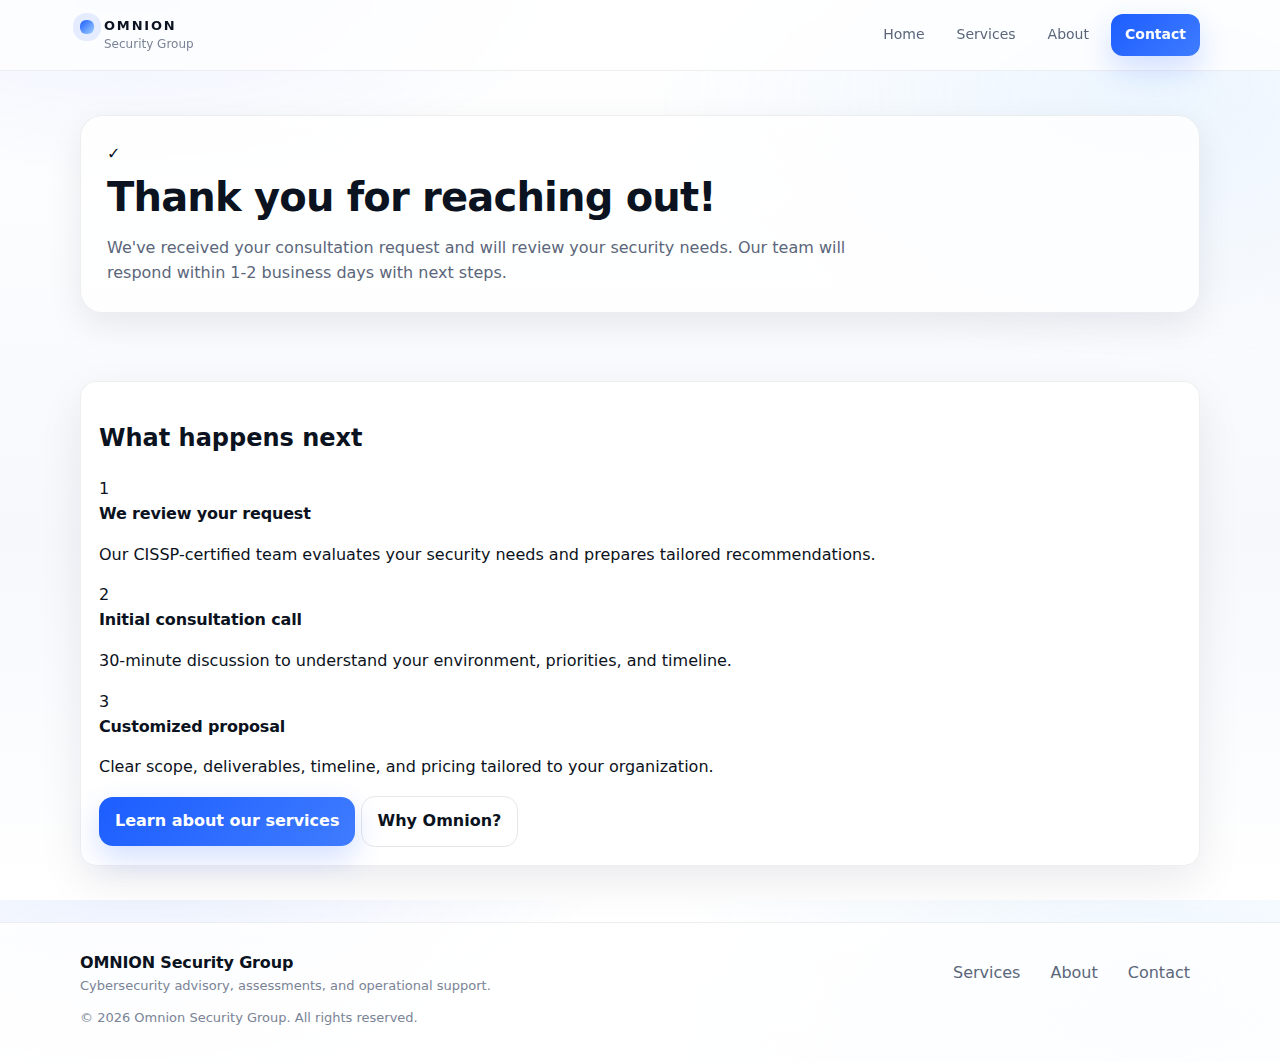
<file: success/index.html>
<!-- success/index.html -->
<!doctype html>
<html lang="en">
  <head>
    <meta charset="UTF-8" />
    <meta name="viewport" content="width=device-width, initial-scale=1" />
    <title>Thank You | Omnion Security Group</title>
    <meta name="description" content="Thank you for contacting Omnion Security Group. We'll be in touch within 1-2 business days." />
    <meta name="robots" content="noindex, nofollow" />
    <link rel="canonical" href="https://omnionsecurity.com/success/" />
    <!-- Favicon / Tab icon -->
    <link rel="icon" type="image/svg+xml" href="/favicon.svg" />
    <link rel="icon" type="image/png" href="/assets/omnion_mark.png" />
    <link rel="apple-touch-icon" href="/assets/omnion_mark.png" />
    <link rel="manifest" href="/manifest.json" />
    <link rel="stylesheet" href="/css/styles.css" />
  </head>

  <body>
    <header class="header">
      <div class="container header__inner">
        <a class="brand" href="/" aria-label="Omnion Security Group">
          <span class="brand__mark" aria-hidden="true"></span>
          <span class="brand__name">OMNION</span>
          <span class="brand__sub">Security Group</span>
        </a>

        <nav class="nav" aria-label="Primary">
          <a class="nav__link" href="/">Home</a>
          <a class="nav__link" href="/services/">Services</a>
          <a class="nav__link" href="/about/">About</a>
          <a class="btn btn--small" href="/contact/">Contact</a>
        </nav>
      </div>
    </header>

    <main>
      <section class="pagehero">
        <div class="container">
          <div class="pagehero__inner success-hero">
            <div class="success-icon">✓</div>
            <h1>Thank you for reaching out!</h1>
            <p>
              We've received your consultation request and will review your security needs. 
              Our team will respond within 1-2 business days with next steps.
            </p>
          </div>
        </div>
      </section>

      <section class="section">
        <div class="container">
          <div class="success-content">
            <div class="card card--lux">
              <h2>What happens next</h2>
              
              <div class="process-steps">
                <div class="process-step">
                  <div class="step-number">1</div>
                  <div class="step-content">
                    <h3>We review your request</h3>
                    <p>Our CISSP-certified team evaluates your security needs and prepares tailored recommendations.</p>
                  </div>
                </div>
                
                <div class="process-step">
                  <div class="step-number">2</div>
                  <div class="step-content">
                    <h3>Initial consultation call</h3>
                    <p>30-minute discussion to understand your environment, priorities, and timeline.</p>
                  </div>
                </div>
                
                <div class="process-step">
                  <div class="step-number">3</div>
                  <div class="step-content">
                    <h3>Customized proposal</h3>
                    <p>Clear scope, deliverables, timeline, and pricing tailored to your organization.</p>
                  </div>
                </div>
              </div>

              <div class="success-actions">
                <a href="/services/" class="btn btn--primary">Learn about our services</a>
                <a href="/about/" class="btn btn--ghost">Why Omnion?</a>
              </div>
            </div>
          </div>
        </div>
      </section>
    </main>

    <footer class="footer">
      <div class="container footer__inner">
        <div>
          <div class="footer__brand">OMNION Security Group</div>
          <div class="footer__muted">Cybersecurity advisory, assessments, and operational support.</div>
        </div>

        <div class="footer__links">
          <a href="/services/">Services</a>
          <a href="/about/">About</a>
          <a href="/contact/">Contact</a>
        </div>

        <div class="footer__muted">
          © <span id="year"></span> Omnion Security Group. All rights reserved.
        </div>
      </div>
    </footer>

    <script>
      document.getElementById("year").textContent = new Date().getFullYear();
    </script>
    
    <script src="/js/main.js"></script>
  </body>
</html>
</file>
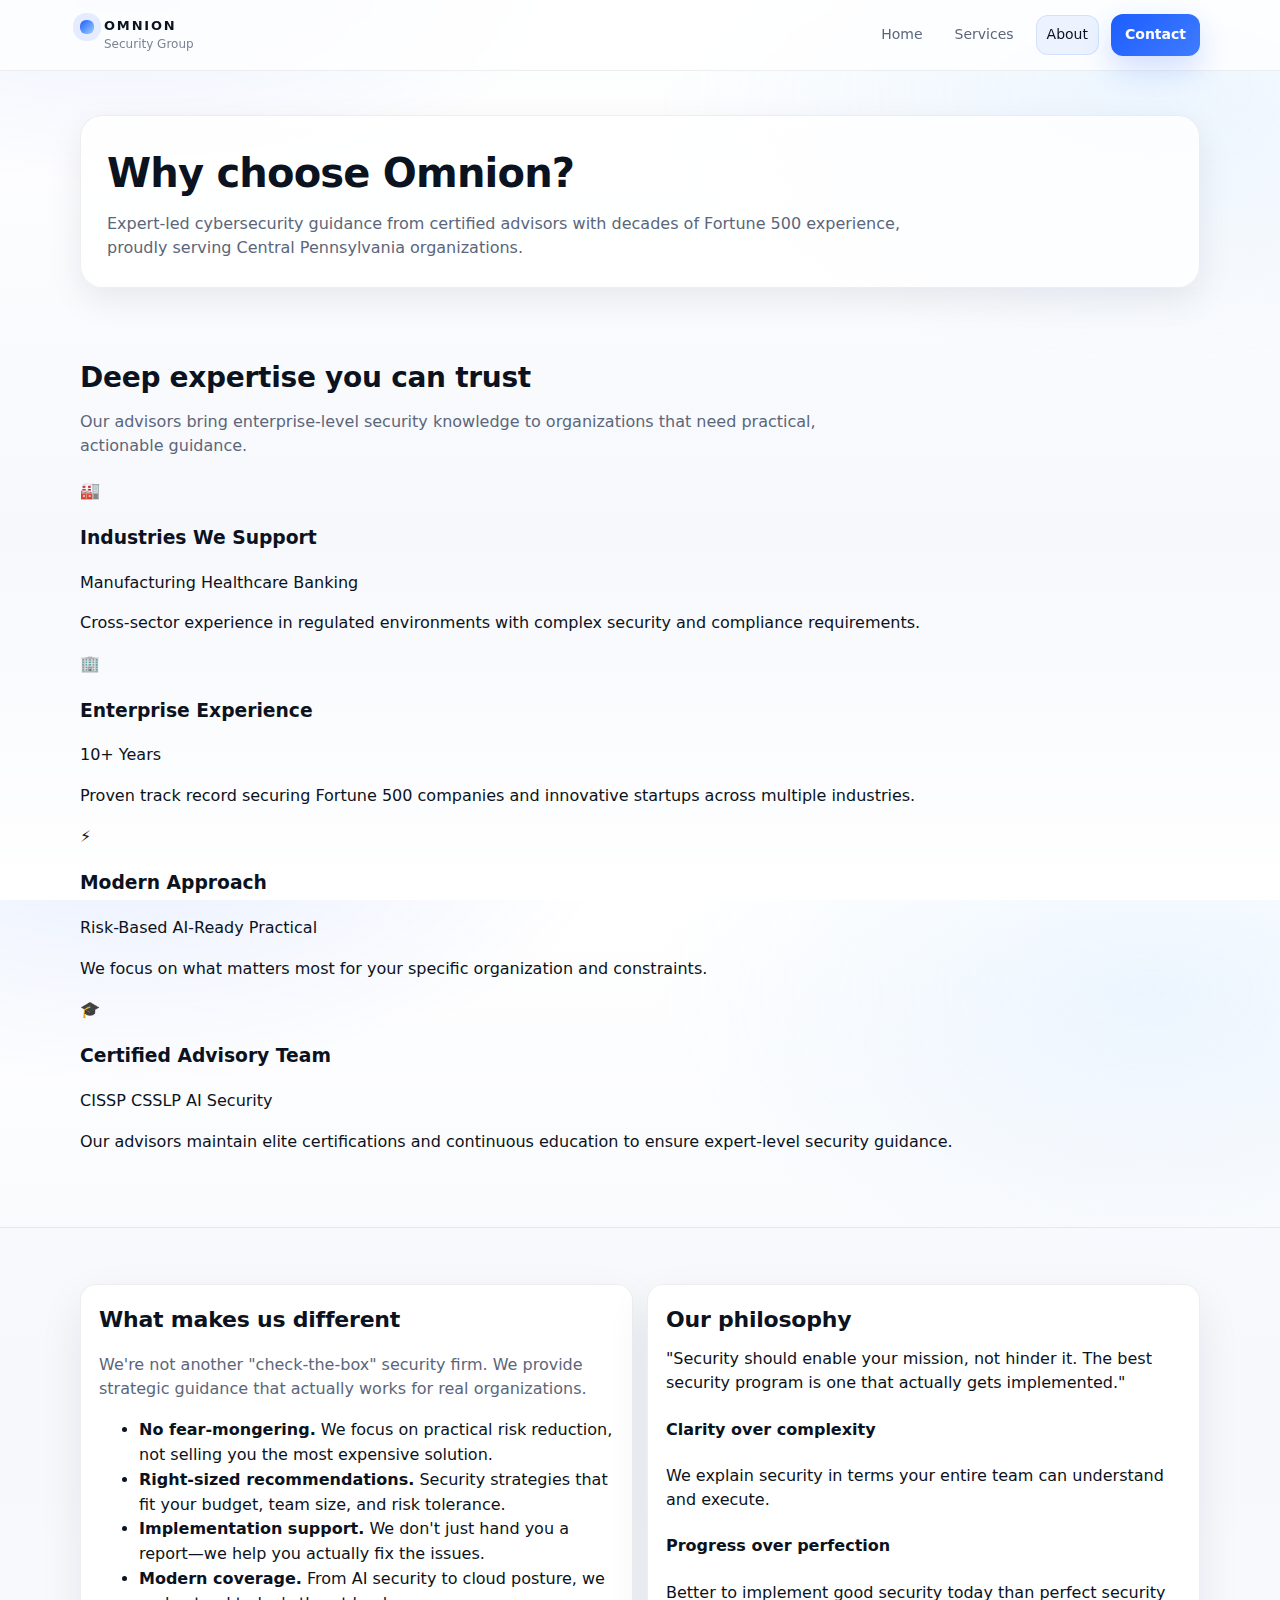
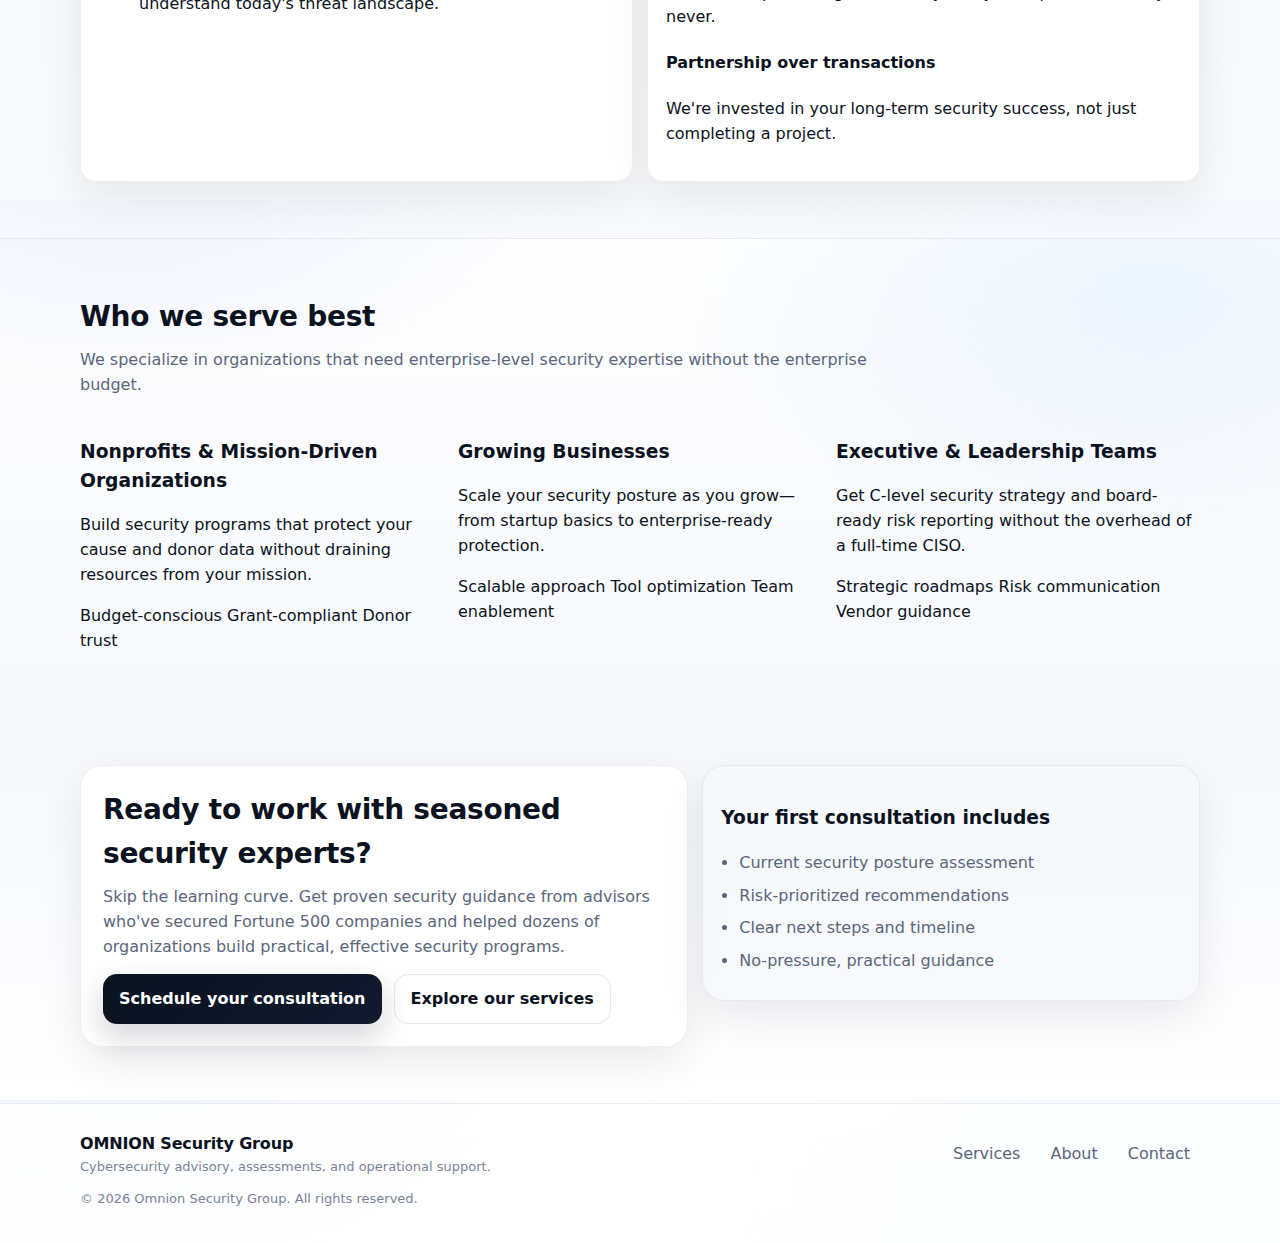
<file: about.html>
<!doctype html>
<html lang="en">
  <head>
    <meta charset="UTF-8" />
    <meta name="viewport" content="width=device-width, initial-scale=1" />
    <title>Redirecting… | Omnion Security Group</title>
    <meta name="robots" content="noindex, follow" />
    <link rel="canonical" href="https://omnionsecurity.com/about/" />
    <script>
      window.location.replace("/about/" + window.location.search + window.location.hash);
    </script>
    <noscript>
      <meta http-equiv="refresh" content="0; url=/about/" />
    </noscript>
  </head>
  <body></body>
</html>
<!-- about.html -->
<!doctype html>
<html lang="en">
  <head>
    <meta charset="UTF-8" />
    <meta name="viewport" content="width=device-width, initial-scale=1" />
    <!-- Primary Meta Tags -->
    <title>About Omnion | CISSP Cybersecurity Experts Central PA | York, Harrisburg, Lancaster</title>
    <meta name="title" content="About Omnion | CISSP Cybersecurity Experts Central PA | York, Harrisburg, Lancaster" />
    <meta
      name="description"
      content="Meet the cybersecurity experts behind Omnion Security Group. CISSP-certified advisors with 20+ years Fortune 500 experience in Manufacturing, Healthcare, and Banking sectors."
    />
    <meta name="keywords" content="CISSP consultant, cybersecurity expert, Fortune 500 experience, security advisor, cybersecurity team, certified security professional" />
    <meta name="robots" content="index, follow" />
    
    <!-- Canonical URL -->
    <link rel="canonical" href="https://omnionsecurity.com/about/" />
    
    <!-- Open Graph / Facebook -->
    <meta property="og:type" content="website" />
    <meta property="og:url" content="https://omnionsecurity.com/about/" />
    <meta property="og:title" content="About Omnion | CISSP Cybersecurity Experts" />
    <meta property="og:description" content="CISSP-certified advisors with 20+ years Fortune 500 experience. Expert-led cybersecurity guidance that actually works." />
    <meta property="og:site_name" content="Omnion Security Group" />
    
    <!-- Twitter -->
    <meta property="twitter:card" content="summary" />
    <meta property="twitter:url" content="https://omnionsecurity.com/about/" />
    <meta property="twitter:title" content="About Omnion | CISSP Cybersecurity Experts" />
    <meta property="twitter:description" content="Expert-led cybersecurity guidance from CISSP-certified advisors with decades of Fortune 500 experience." />
    
    <!-- Favicon and Icons -->
    <link rel="icon" type="image/x-icon" href="/favicon.ico" />
    <link rel="manifest" href="/manifest.json" />
    
    <meta name="theme-color" content="#0B1220" />
    <link rel="preload" href="/css/styles.css" as="style" />
    <link rel="stylesheet" href="/css/styles.css" />
  </head>

  <body>
    <header class="header">
      <div class="container header__inner">
        <a class="brand" href="/" aria-label="Omnion Security Group">
          <span class="brand__mark" aria-hidden="true"></span>
          <span class="brand__name">OMNION</span>
          <span class="brand__sub">Security Group</span>
        </a>

        <nav class="nav" aria-label="Primary">
          <a class="nav__link" href="/">Home</a>
          <a class="nav__link" href="/services/">Services</a>
          <a class="nav__link nav__link--active" href="/about/">About</a>
          <a class="btn btn--small" href="/contact/">Contact</a>
        </nav>
      </div>
    </header>

    <main>
      <section class="pagehero">
        <div class="container">
          <div class="pagehero__inner">
            <h1>Why choose Omnion?</h1>
            <p>
              Expert-led cybersecurity guidance from certified advisors with decades of Fortune 500 experience, proudly serving Central Pennsylvania organizations.
            </p>
          </div>
        </div>
      </section>

      <!-- Credentials & Authority -->
      <section class="section">
        <div class="container">
          <div class="section__head">
            <h2>Deep expertise you can trust</h2>
            <p>Our advisors bring enterprise-level security knowledge to organizations that need practical, actionable guidance.</p>
          </div>
          
          <div class="credentials-grid">
            <div class="credential-card">
              <div class="credential-icon">🏭</div>
              <h3>Industries We Support</h3>
              <div class="cert-list">
                <span class="cert-badge">Manufacturing</span>
                <span class="cert-badge">Healthcare</span>
                <span class="cert-badge">Banking</span>
              </div>
              <p>Cross-sector experience in regulated environments with complex security and compliance requirements.</p>
            </div>

            <div class="credential-card">
              <div class="credential-icon">🏢</div>
              <h3>Enterprise Experience</h3>
              <div class="cert-list">
                <span class="cert-badge">10+ Years</span>
              </div>
              <p>Proven track record securing Fortune 500 companies and innovative startups across multiple industries.</p>
            </div>

            <div class="credential-card">
              <div class="credential-icon">⚡</div>
              <h3>Modern Approach</h3>
              <div class="cert-list">
                <span class="cert-badge">Risk-Based</span>
                <span class="cert-badge">AI-Ready</span>
                <span class="cert-badge">Practical</span>
              </div>
              <p>We focus on what matters most for your specific organization and constraints.</p>
            </div>

            <div class="credential-card">
              <div class="credential-icon">🎓</div>
              <h3>Certified Advisory Team</h3>
              <div class="cert-list">
                <span class="cert-badge">CISSP</span>
                <span class="cert-badge">CSSLP</span>
                <span class="cert-badge">AI Security</span>
              </div>
              <p>Our advisors maintain elite certifications and continuous education to ensure expert-level security guidance.</p>
            </div>
          </div>
        </div>
      </section>

      <!-- Why Different Section -->
      <section class="section section--soft">
        <div class="container">
          <div class="aboutgrid">
            <div class="card card--lux">
              <h2 class="h2">What makes us different</h2>
              <p class="muted">
                We're not another "check-the-box" security firm. We provide strategic guidance that actually works for real organizations.
              </p>
              <ul class="differentiation-list">
                <li>
                  <strong>No fear-mongering.</strong> We focus on practical risk reduction, not selling you the most expensive solution.
                </li>
                <li>
                  <strong>Right-sized recommendations.</strong> Security strategies that fit your budget, team size, and risk tolerance.
                </li>
                <li>
                  <strong>Implementation support.</strong> We don't just hand you a report—we help you actually fix the issues.
                </li>
                <li>
                  <strong>Modern coverage.</strong> From AI security to cloud posture, we understand today's threat landscape.
                </li>
              </ul>
            </div>

            <div class="card card--lux">
              <h2 class="h2">Our philosophy</h2>
              <div class="philosophy-quote">
                "Security should enable your mission, not hinder it. The best security program is one that actually gets implemented."
              </div>
              <div class="philosophy-points">
                <div class="philosophy-point">
                  <h4>Clarity over complexity</h4>
                  <p>We explain security in terms your entire team can understand and execute.</p>
                </div>
                <div class="philosophy-point">
                  <h4>Progress over perfection</h4>
                  <p>Better to implement good security today than perfect security never.</p>
                </div>
                <div class="philosophy-point">
                  <h4>Partnership over transactions</h4>
                  <p>We're invested in your long-term security success, not just completing a project.</p>
                </div>
              </div>
            </div>
          </div>
        </div>
      </section>

      <!-- Industries & Specializations -->
      <section class="section">
        <div class="container">
          <div class="section__head">
            <h2>Who we serve best</h2>
            <p>We specialize in organizations that need enterprise-level security expertise without the enterprise budget.</p>
          </div>
          
          <div class="grid3">
            <div class="specialty-card">
              <h3>Nonprofits & Mission-Driven Organizations</h3>
              <p>Build security programs that protect your cause and donor data without draining resources from your mission.</p>
              <div class="specialty-features">
                <span>Budget-conscious</span>
                <span>Grant-compliant</span>
                <span>Donor trust</span>
              </div>
            </div>

            <div class="specialty-card">
              <h3>Growing Businesses</h3>
              <p>Scale your security posture as you grow—from startup basics to enterprise-ready protection.</p>
              <div class="specialty-features">
                <span>Scalable approach</span>
                <span>Tool optimization</span>
                <span>Team enablement</span>
              </div>
            </div>

            <div class="specialty-card">
              <h3>Executive & Leadership Teams</h3>
              <p>Get C-level security strategy and board-ready risk reporting without the overhead of a full-time CISO.</p>
              <div class="specialty-features">
                <span>Strategic roadmaps</span>
                <span>Risk communication</span>
                <span>Vendor guidance</span>
              </div>
            </div>
          </div>
        </div>
      </section>

      <section class="cta">
        <div class="container cta__inner">
          <div class="cta__copy">
            <h2>Ready to work with seasoned security experts?</h2>
            <p>
              Skip the learning curve. Get proven security guidance from advisors who've secured Fortune 500 companies and helped dozens of organizations build practical, effective security programs.
            </p>
            <div class="cta__actions">
              <a class="btn btn--dark" href="/contact/">Schedule your consultation</a>
              <a class="btn btn--ghost" href="/services/">Explore our services</a>
            </div>
          </div>
          <div class="cta__panel">
            <div class="panel panel--alt">
              <h3>Your first consultation includes</h3>
              <ul class="bullets">
                <li>Current security posture assessment</li>
                <li>Risk-prioritized recommendations</li>
                <li>Clear next steps and timeline</li>
                <li>No-pressure, practical guidance</li>
              </ul>
            </div>
          </div>
        </div>
      </section>
    </main>

    <footer class="footer">
      <div class="container footer__inner">
        <div>
          <div class="footer__brand">OMNION Security Group</div>
          <div class="footer__muted">Cybersecurity advisory, assessments, and operational support.</div>
        </div>

        <div class="footer__links">
          <a href="/services/">Services</a>
          <a href="/about/">About</a>
          <a href="/contact/">Contact</a>
        </div>

        <div class="footer__muted">
          © <span id="year"></span> Omnion Security Group. All rights reserved.
        </div>
      </div>
    </footer>

    <script>
      document.getElementById("year").textContent = new Date().getFullYear();
    </script>
    
    <!-- Advanced Interactive JavaScript -->
    <script src="/js/main.js"></script>
  </body>
</html>
</file>
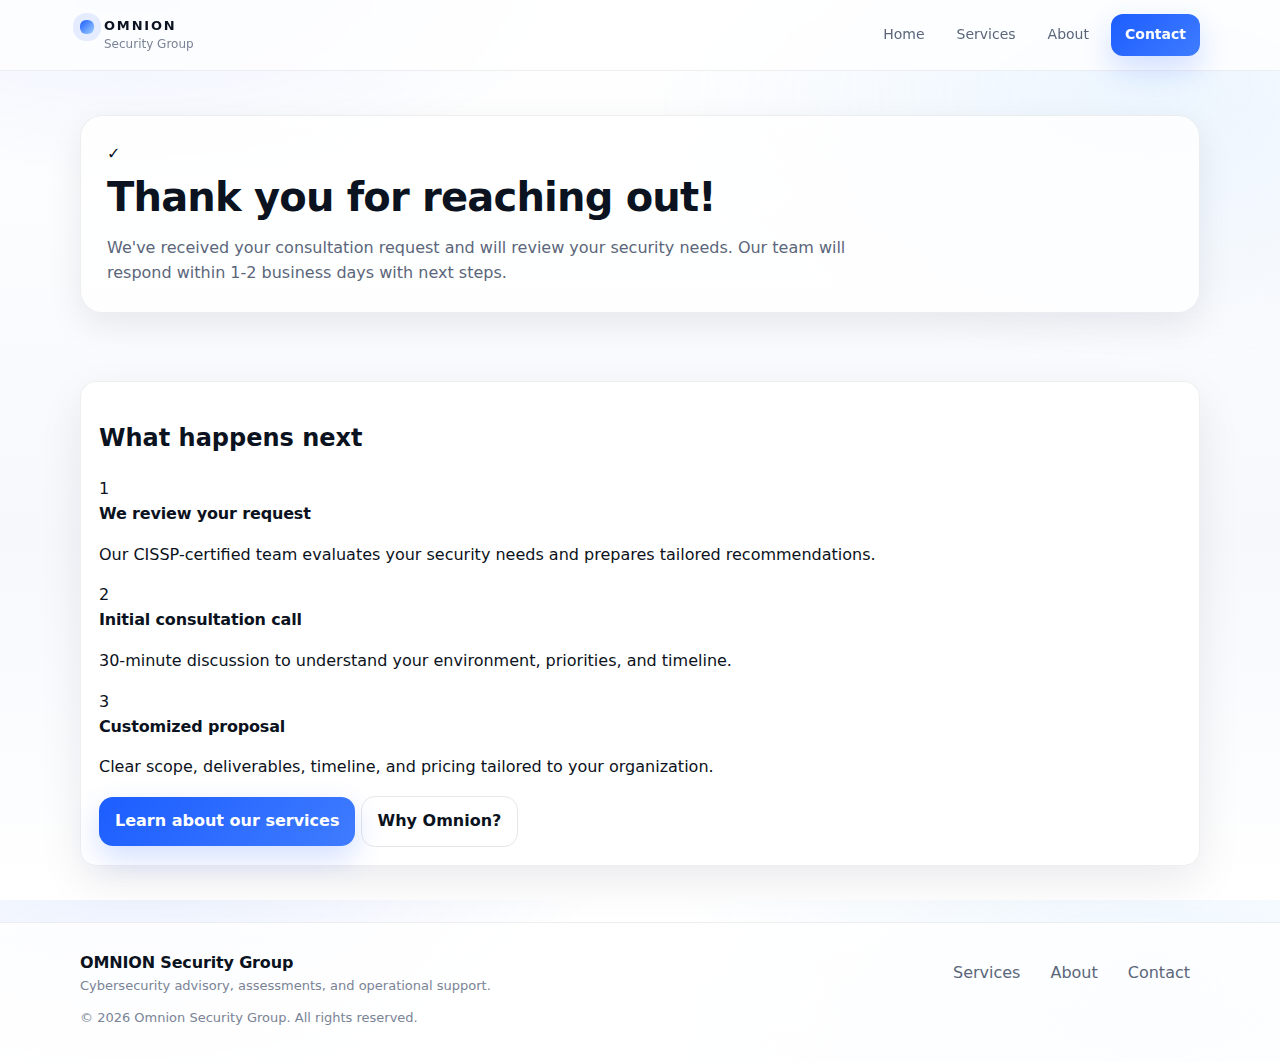
<file: success.html>
<!doctype html>
<html lang="en">
  <head>
    <meta charset="UTF-8" />
    <meta name="viewport" content="width=device-width, initial-scale=1" />
    <title>Thank You | Omnion Security Group</title>
    <meta name="description" content="Thank you for contacting Omnion Security Group. We'll be in touch within 1-2 business days." />
    <meta name="robots" content="noindex, nofollow" />
    <link rel="stylesheet" href="css/styles.css" />
  </head>

  <body>
    <header class="header">
      <div class="container header__inner">
        <a class="brand" href="index.html" aria-label="Omnion Security Group">
          <span class="brand__mark" aria-hidden="true"></span>
          <span class="brand__name">OMNION</span>
          <span class="brand__sub">Security Group</span>
        </a>

        <nav class="nav" aria-label="Primary">
          <a class="nav__link" href="index.html">Home</a>
          <a class="nav__link" href="services.html">Services</a>
          <a class="nav__link" href="about.html">About</a>
          <a class="btn btn--small" href="contact.html">Contact</a>
        </nav>
      </div>
    </header>

    <main>
      <section class="pagehero">
        <div class="container">
          <div class="pagehero__inner success-hero">
            <div class="success-icon">✓</div>
            <h1>Thank you for reaching out!</h1>
            <p>
              We've received your consultation request and will review your security needs. 
              Our team will respond within 1-2 business days with next steps.
            </p>
          </div>
        </div>
      </section>

      <section class="section">
        <div class="container">
          <div class="success-content">
            
            <div class="card card--lux">
              <h2>What happens next</h2>
              
              <div class="process-steps">
                <div class="process-step">
                  <div class="step-number">1</div>
                  <div class="step-content">
                    <h3>We review your request</h3>
                    <p>Our CISSP-certified team evaluates your security needs and prepares tailored recommendations.</p>
                  </div>
                </div>
                
                <div class="process-step">
                  <div class="step-number">2</div>
                  <div class="step-content">
                    <h3>Initial consultation call</h3>
                    <p>30-minute discussion to understand your environment, priorities, and timeline.</p>
                  </div>
                </div>
                
                <div class="process-step">
                  <div class="step-number">3</div>
                  <div class="step-content">
                    <h3>Customized proposal</h3>
                    <p>Clear scope, deliverables, timeline, and pricing tailored to your organization.</p>
                  </div>
                </div>
              </div>

              <div class="success-actions">
                <a href="services.html" class="btn btn--primary">Learn about our services</a>
                <a href="about.html" class="btn btn--ghost">Why Omnion?</a>
              </div>

            </div>

          </div>
        </div>
      </section>
    </main>

    <footer class="footer">
      <div class="container footer__inner">
        <div>
          <div class="footer__brand">OMNION Security Group</div>
          <div class="footer__muted">Cybersecurity advisory, assessments, and operational support.</div>
        </div>

        <div class="footer__links">
          <a href="services.html">Services</a>
          <a href="about.html">About</a>
          <a href="contact.html">Contact</a>
        </div>

        <div class="footer__muted">
          © <span id="year"></span> Omnion Security Group. All rights reserved.
        </div>
      </div>
    </footer>

    <script>
      document.getElementById("year").textContent = new Date().getFullYear();
      
      // Auto-redirect to home after 30 seconds (optional)
      setTimeout(() => {
        const autoRedirect = confirm("Would you like to return to our homepage?");
        if (autoRedirect) {
          window.location.href = "index.html";
        }
      }, 30000);
    </script>
    
    <script src="js/main.js"></script>
  </body>
</html>
</file>
<file: css/styles.css>
/* styles.css (luxury + more white, multi-page, clean) */
:root{
    --ink:#0B1220;
    --ink2:#111A2E;
    --muted:#5B667A;
    --muted2:#7A8496;
  
    --bg:#FFFFFF;
    --bg2:#F6F8FC;          /* soft off-white */
    --card:#FFFFFF;
    --stroke:rgba(12,18,32,0.10);
    --stroke2:rgba(12,18,32,0.07);
  
    --accent:#1C5DFF;       /* refined blue */
    --accent2:#9ED0FF;      /* airy highlight */
    --shadow: 0 18px 50px rgba(11,18,32,0.10);
  
    --radius:16px;
    --radius2:22px;
    --max:1120px;
  
    --font: ui-sans-serif, system-ui, -apple-system, Segoe UI, Roboto, Helvetica, Arial, "Apple Color Emoji","Segoe UI Emoji";
  }
  
  *{ box-sizing:border-box; }
  html,body{ height:100%; }
  body{
    margin:0;
    font-family:var(--font);
    color:var(--ink);
    background:
      radial-gradient(900px 500px at 10% -10%, rgba(28,93,255,0.10), transparent 55%),
      radial-gradient(900px 500px at 90% 10%, rgba(158,208,255,0.18), transparent 55%),
      linear-gradient(180deg, var(--bg), var(--bg2) 60%, #FFFFFF 100%);
    line-height:1.55;
  }
  
  a{ color:inherit; text-decoration:none; }
  a:hover{ text-decoration:none; }
  
  .container{
    width:min(var(--max), calc(100% - 40px));
    margin:0 auto;
  }
  
  /* Header */
  .header{
    position:sticky;
    top:0;
    z-index:40;
    background:rgba(255,255,255,0.75);
    backdrop-filter: blur(12px);
    border-bottom:1px solid var(--stroke2);
  }
  .header__inner{
    display:flex;
    align-items:center;
    justify-content:space-between;
    padding:14px 0;
    gap:16px;
  }
  
  .brand{
    display:grid;
    grid-template-columns: 14px auto;
    column-gap:10px;
    align-items:center;
  }
  .brand__mark{
    width:14px;height:14px;border-radius:6px;
    background: linear-gradient(135deg, var(--accent), var(--accent2));
    box-shadow: 0 0 0 7px rgba(28,93,255,0.10);
  }
  .brand__name{
    font-weight:900;
    letter-spacing:0.14em;
    font-size:13px;
  }
  .brand__sub{
    grid-column: 2 / 3;
    font-size:12px;
    color:var(--muted2);
    margin-top:-2px;
  }
  
  .nav{
    display:flex;
    align-items:center;
    gap:12px;
    font-size:14px;
  }
  .nav__link{
    padding:8px 10px;
    border-radius:12px;
    color:var(--muted);
  }
  .nav__link:hover{
    background:rgba(12,18,32,0.04);
    color:var(--ink);
  }
  .nav__link--active{
    color:var(--ink);
    background:rgba(28,93,255,0.07);
    border:1px solid rgba(28,93,255,0.12);
  }
  
  .btn{
    display:inline-flex;
    align-items:center;
    justify-content:center;
    gap:10px;
    padding:12px 16px;
    border-radius:14px;
    font-weight:800;
    background: linear-gradient(135deg, var(--accent), #3F7CFF);
    color:#fff;
    border:0;
    box-shadow: 0 12px 30px rgba(28,93,255,0.20);
  }
  .btn:hover{ filter:brightness(1.02); }
  .btn--small{ padding:10px 14px; border-radius:12px; }
  .btn--ghost{
    background: transparent;
    color: var(--ink);
    border: 1px solid var(--stroke);
    box-shadow: none;
  }
  .btn--ghost:hover{ background: rgba(12,18,32,0.03); }
  .btn--dark{
    background: linear-gradient(135deg, var(--ink), var(--ink2));
    box-shadow: 0 12px 30px rgba(11,18,32,0.18);
  }
  
  /* Hero */
  .hero{ padding: 64px 0 24px; }
  .hero__grid{
    display:grid;
    grid-template-columns: 1.15fr 0.85fr;
    gap: 34px;
    align-items:center;
  }
  .pill{
    display:inline-flex;
    align-items:center;
    gap:10px;
    padding:10px 14px;
    border-radius:999px;
    border:1px solid var(--stroke2);
    background: rgba(255,255,255,0.65);
    color: var(--muted);
    font-size:13px;
  }
  .dot{
    width:8px;height:8px;border-radius:999px;
    background: var(--accent);
    box-shadow: 0 0 0 7px rgba(28,93,255,0.10);
  }
  .hero h1{
    margin:16px 0 10px;
    font-size: clamp(40px, 4.8vw, 56px);
    line-height:1.05;
    letter-spacing:-0.02em;
  }
  .lead{
    margin:0;
    font-size:18px;
    color: var(--muted);
    max-width: 62ch;
  }
  .hero__cta{
    display:flex;
    flex-wrap:wrap;
    gap:12px;
    margin-top:18px;
  }
  
  .trust{
    display:grid;
    grid-template-columns: repeat(3, minmax(0, 1fr));
    gap: 14px;
    margin-top: 22px;
  }
  .trust__item{
    background: rgba(255,255,255,0.80);
    border: 1px solid var(--stroke2);
    border-radius: var(--radius);
    padding: 14px;
    box-shadow: 0 10px 26px rgba(11,18,32,0.06);
  }
  .trust__kpi{ font-weight:900; letter-spacing:-0.01em; }
  .trust__label{ font-size:13px; color:var(--muted2); margin-top:2px; }
  
  /* Right visual */
  .hero__visual{ position:relative; min-height:420px; }
  .glass{
    position:relative;
    background: rgba(255,255,255,0.72);
    border:1px solid var(--stroke2);
    border-radius: var(--radius2);
    box-shadow: var(--shadow);
    overflow:hidden;
  }
  .glass__header{
    display:flex; gap:8px;
    padding:14px 14px 10px;
    border-bottom:1px solid var(--stroke2);
    background: rgba(255,255,255,0.75);
  }
  .signal{ width:10px;height:10px;border-radius:999px;background: rgba(11,18,32,0.10); }
  .glass__body{ padding:16px; }
  
  .metric{
    padding:14px;
    border-radius: 16px;
    background: rgba(246,248,252,0.85);
    border: 1px solid var(--stroke2);
    margin-bottom: 12px;
  }
  .metric__title{ font-size:13px; color:var(--muted2); }
  .metric__value{ font-weight:900; margin-top:4px; }
  .metric__bar{
    height:8px;border-radius:999px;
    background: rgba(11,18,32,0.10);
    margin-top:10px;
    overflow:hidden;
  }
  .metric__bar span{
    display:block;height:100%;
    border-radius:999px;
    background: linear-gradient(90deg, var(--accent), var(--accent2));
  }
  
  .mini-cards{
    display:grid;
    grid-template-columns: repeat(3, minmax(0, 1fr));
    gap:10px;
    margin-top:14px;
  }
  .mini-card{
    padding:12px;
    border-radius: 14px;
    background: rgba(255,255,255,0.90);
    border: 1px solid var(--stroke2);
  }
  .mini-card__h{ font-weight:900; font-size:13px; }
  .mini-card__p{ font-size:12px; color:var(--muted2); margin-top:2px; }
  
  .bg-orb{
    position:absolute;
    border-radius:999px;
    filter: blur(20px);
    opacity:0.55;
    z-index:-1;
  }
  .bg-orb--1{ width:220px;height:220px; left:-70px; top:40px; background: rgba(28,93,255,0.18); }
  .bg-orb--2{ width:180px;height:180px; right:-60px; bottom:-40px; background: rgba(158,208,255,0.28); }
  
  /* Page hero (internal pages) */
  .pagehero{
    padding: 44px 0 12px;
  }
  .pagehero__inner{
    background: rgba(255,255,255,0.80);
    border: 1px solid var(--stroke2);
    border-radius: var(--radius2);
    box-shadow: 0 12px 34px rgba(11,18,32,0.08);
    padding: 26px;
  }
  .pagehero h1{
    margin:0 0 8px;
    font-size: 40px;
    letter-spacing: -0.02em;
  }
  .pagehero p{ margin:0; color: var(--muted); max-width: 78ch; }
  .pagehero__actions{ display:flex; gap:12px; flex-wrap:wrap; margin-top:14px; }
  
  /* Sections */
  .section{ padding: 56px 0; }
  .section--soft{
    background: rgba(246,248,252,0.70);
    border-top: 1px solid var(--stroke2);
    border-bottom: 1px solid var(--stroke2);
  }

  /* Trust bar */
  .trustbar{
    padding: 32px 0;
    background: rgba(246,248,252,0.50);
    border-bottom: 1px solid var(--stroke2);
  }
  .trust-stats{
    display: grid;
    grid-template-columns: repeat(auto-fit, minmax(200px, 1fr));
    gap: 32px;
    text-align: center;
  }
  .stat-number{
    font-weight: 900;
    font-size: 24px;
    color: var(--accent);
    margin-bottom: 4px;
  }
  .stat-label{
    font-size: 14px;
    color: var(--muted);
    font-weight: 500;
  }
  .section__head{ max-width: 80ch; margin-bottom: 20px; }
  .section__head h2{ margin:0 0 10px; font-size: 28px; letter-spacing:-0.01em; }
  .section__head p{ margin:0; color: var(--muted); }
  
  .grid3{
    display:grid;
    grid-template-columns: repeat(3, minmax(0, 1fr));
    gap: 14px;
  }
  .card{
    background: rgba(255,255,255,0.92);
    border: 1px solid var(--stroke2);
    border-radius: var(--radius);
    padding: 18px;
    box-shadow: 0 10px 26px rgba(11,18,32,0.06);
  }
  .card--lux{
    background: rgba(255,255,255,0.96);
    box-shadow: 0 16px 44px rgba(11,18,32,0.08);
  }
  .card h3{ margin:0 0 8px; font-size:16px; letter-spacing:-0.01em; }
  .muted{ color: var(--muted); }
  .tiny{ font-size: 13px; color: var(--muted2); }
  
  .h2{ margin: 0 0 10px; font-size: 22px; letter-spacing: -0.01em; }
  .h3{ margin: 0 0 10px; font-size: 16px; letter-spacing: -0.01em; }
  
  .services{
    display:grid;
    grid-template-columns: repeat(2, minmax(0, 1fr));
    gap:14px;
  }
  .services--single{ grid-template-columns: 1fr; }
  .service{
    background: rgba(255,255,255,0.95);
    border: 1px solid var(--stroke2);
    border-radius: var(--radius);
    padding: 18px;
    box-shadow: 0 12px 34px rgba(11,18,32,0.06);
  }
  .service__icon{
    width:42px;height:42px;border-radius: 14px;
    display:inline-flex;align-items:center;justify-content:center;
    font-weight:900;
    color:#fff;
    background: linear-gradient(135deg, var(--accent), #3F7CFF);
    margin-bottom: 10px;
  }
  .service__h{ margin: 0 0 6px; font-size: 20px; letter-spacing:-0.01em; }
  .service__subtitle{ 
    margin: 0 0 12px; 
    font-size: 14px; 
    color: var(--accent); 
    font-weight: 600; 
    text-transform: uppercase; 
    letter-spacing: 0.05em; 
  }
  .service__p{ margin:0 0 12px; color: var(--muted); }
  .service ul{ margin:0; padding-left: 18px; color: var(--muted); }
  .service li{ margin: 8px 0; }

  /* New Services Grid Layout */
  .services-grid{
    display: grid;
    grid-template-columns: repeat(2, 1fr);
    gap: 24px;
  }
  
  .service-card{
    background: var(--card);
    border: 1px solid var(--stroke);
    border-radius: var(--radius2);
    padding: 32px;
    box-shadow: var(--shadow);
    transition: transform 0.2s ease, box-shadow 0.2s ease;
  }
  
  .service-card:hover{
    transform: translateY(-2px);
    box-shadow: 0 24px 60px rgba(11,18,32,0.15);
  }
  
  .service-card h2{
    margin: 0 0 8px;
    font-size: 24px;
    font-weight: 700;
    letter-spacing: -0.01em;
    color: var(--ink);
  }
  
  .service-outcome{
    margin: 0 0 16px;
    font-size: 14px;
    color: var(--accent);
    font-weight: 600;
    text-transform: uppercase;
    letter-spacing: 0.05em;
  }
  
  .service-desc{
    margin: 0 0 20px;
    color: var(--muted);
    line-height: 1.6;
    font-size: 16px;
  }
  
  .service-features{
    margin: 0;
    padding-left: 0;
    list-style: none;
  }
  
  .service-features li{
    margin: 12px 0;
    padding-left: 20px;
    position: relative;
    color: var(--muted);
    font-size: 15px;
    line-height: 1.5;
  }
  
  .service-features li:before{
    content: "✓";
    position: absolute;
    left: 0;
    color: var(--accent);
    font-weight: bold;
  }
  
  .bullets{
    margin:0;
    padding-left: 18px;
    color: var(--muted);
  }
  .bullets li{ margin: 8px 0; }
  
  .checklist{
    margin:0;
    padding:0;
    list-style:none;
    color: var(--muted);
  }
  .checklist li{
    position:relative;
    padding-left: 26px;
    margin: 10px 0;
  }
  .checklist li::before{
    content:"✓";
    position:absolute;
    left:0; top:0;
    width:18px;height:18px;
    border-radius: 6px;
    display:inline-flex;
    align-items:center;
    justify-content:center;
    background: rgba(28,93,255,0.12);
    color: var(--accent);
    font-weight: 900;
    font-size: 12px;
    border: 1px solid rgba(28,93,255,0.18);
  }
  
  .split{
    display:grid;
    grid-template-columns: 1.1fr 0.9fr;
    gap: 14px;
    margin-top: 18px;
    align-items: start;
  }
  
  .panel{
    border-radius: var(--radius2);
    border: 1px solid var(--stroke2);
    background: rgba(255,255,255,0.96);
    padding: 18px;
    box-shadow: 0 16px 44px rgba(11,18,32,0.08);
  }
  .panel--alt{
    background: rgba(246,248,252,0.85);
  }
  .panel__tag{
    display:inline-block;
    padding: 6px 10px;
    border-radius: 999px;
    font-size: 12px;
    color: var(--ink);
    background: rgba(28,93,255,0.08);
    border: 1px solid rgba(28,93,255,0.14);
    margin-bottom: 10px;
  }
  .panel__title{ font-weight: 900; }
  .panel__text{ color: var(--muted); margin: 10px 0 14px; }
  
  .tags{ display:flex; flex-wrap:wrap; gap:10px; margin-top: 10px; }
  .tag{
    padding: 8px 10px;
    border-radius: 999px;
    border: 1px solid var(--stroke2);
    background: rgba(255,255,255,0.85);
    color: var(--muted);
    font-size: 13px;
  }
  
  .steps{
    display:grid;
    grid-template-columns: repeat(4, minmax(0, 1fr));
    gap: 12px;
  }
  .steps--two{ grid-template-columns: repeat(2, minmax(0, 1fr)); }
  .step{
    border-radius: var(--radius);
    border: 1px solid var(--stroke2);
    background: rgba(255,255,255,0.95);
    padding: 14px;
    display:flex;
    gap: 12px;
    align-items:flex-start;
  }
  .step__num{
    width:34px;height:34px;
    border-radius: 12px;
    display:inline-flex;
    align-items:center;
    justify-content:center;
    font-weight: 900;
    color: #fff;
    background: linear-gradient(135deg, var(--accent), #3F7CFF);
  }
  .step__body h3{ margin:0 0 6px; font-size: 16px; }
  .step__body p{ margin:0; color: var(--muted); font-size: 14px; }
  
  .cta{ padding: 56px 0; }
  .cta__inner{
    display:grid;
    grid-template-columns: 1.1fr 0.9fr;
    gap: 14px;
    align-items: stretch;
  }
  .cta__copy{
    padding: 22px;
    border-radius: var(--radius2);
    border: 1px solid var(--stroke2);
    background: rgba(255,255,255,0.92);
    box-shadow: 0 16px 44px rgba(11,18,32,0.08);
  }
  .cta__copy h2{ margin:0 0 10px; font-size: 28px; letter-spacing:-0.01em; }
  .cta__copy p{ margin:0; color: var(--muted); }
  .cta__actions{ display:flex; gap: 12px; flex-wrap: wrap; margin-top: 14px; }
  .cta__panel{ height:100%; }
  
  .footer{
    padding: 28px 0 34px;
    border-top: 1px solid var(--stroke2);
    background: rgba(255,255,255,0.80);
  }
  .footer__inner{
    display:grid;
    grid-template-columns: 1fr auto;
    gap: 12px;
    align-items:center;
  }
  .footer__brand{ font-weight: 900; letter-spacing: -0.01em; }
  .footer__muted{ color: var(--muted2); font-size: 13px; }
  .footer__links{
    display:flex;
    gap: 10px;
    flex-wrap: wrap;
    justify-content: flex-end;
  }
  .footer__links a{
    color: var(--muted);
    padding: 6px 10px;
    border-radius: 10px;
  }
  .footer__links a:hover{
    background: rgba(12,18,32,0.04);
    color: var(--ink);
  }
  
  .link{
    display:inline-block;
    margin-top: 10px;
    color: var(--accent);
    font-weight: 800;
  }
  .link:hover{ text-decoration: underline; }
  
  .contactgrid{
    display:grid;
    grid-template-columns: 1fr 1fr;
    gap: 14px;
  }
  .aboutgrid{
    display:grid;
    grid-template-columns: 1fr 1fr;
    gap: 14px;
  }
  
  .stack{ display:flex; flex-direction:column; gap: 10px; }
  .divider{
    height:1px;
    background: var(--stroke2);
    margin: 16px 0;
  }
  
  /* Multi-Select Dropdown */
  .multi-select{
    position: relative;
    width: 100%;
  }
  
  .multi-select-trigger{
    background: white;
    border: 1px solid var(--stroke);
    border-radius: var(--radius);
    padding: 12px 16px;
    cursor: pointer;
    display: flex;
    justify-content: space-between;
    align-items: center;
    min-height: 48px;
    transition: border-color 0.2s ease;
  }
  
  .multi-select-trigger:hover{
    border-color: var(--accent);
  }
  
  .multi-select-trigger.has-selection{
    border-color: var(--accent);
  }
  
  .multi-select-placeholder{
    color: var(--muted);
    flex-grow: 1;
  }
  
  .multi-select-trigger.has-selection .multi-select-placeholder{
    color: var(--ink);
    font-weight: 500;
  }
  
  .multi-select-arrow{
    color: var(--muted);
    font-size: 12px;
    transition: transform 0.2s ease;
    margin-left: 8px;
  }
  
  .multi-select-options{
    position: absolute;
    top: 100%;
    left: 0;
    right: 0;
    background: white;
    border: 1px solid var(--stroke);
    border-top: none;
    border-radius: 0 0 var(--radius) var(--radius);
    max-height: 250px;
    overflow-y: auto;
    z-index: 1000;
    display: none;
    box-shadow: 0 4px 12px rgba(0, 0, 0, 0.1);
  }
  
  .multi-select.open .multi-select-options{
    display: block;
  }
  
  .multi-select.open .multi-select-trigger{
    border-radius: var(--radius) var(--radius) 0 0;
  }
  
  .multi-select-option{
    display: flex;
    align-items: center;
    padding: 12px 16px;
    cursor: pointer;
    border-bottom: 1px solid var(--stroke2);
    transition: background-color 0.1s ease;
  }
  
  .multi-select-option:last-child{
    border-bottom: none;
  }
  
  .multi-select-option:hover{
    background-color: rgba(28, 93, 255, 0.05);
  }
  
  .multi-select-option input[type="checkbox"]{
    margin: 0 12px 0 0;
    accent-color: var(--accent);
  }
  
  .multi-select-option span{
    font-size: 14px;
    color: var(--ink);
    line-height: 1.4;
  }

  /* Responsive */
  @media (max-width: 980px){
    .hero__grid{ grid-template-columns: 1fr; }
    .hero__visual{ min-height: 360px; }
    .trust{ grid-template-columns: 1fr; }
    .grid3{ grid-template-columns: 1fr; }
    .services{ grid-template-columns: 1fr; }
    .services-grid{ grid-template-columns: 1fr; }
    .steps{ grid-template-columns: 1fr; }
    .cta__inner{ grid-template-columns: 1fr; }
    .split{ grid-template-columns: 1fr; }
    .contactgrid, .aboutgrid{ grid-template-columns: 1fr; }
  }
  
  @media (max-width: 620px){
    .nav{ gap: 6px; }
    .nav__link{ padding: 8px 8px; }
    .pagehero h1{ font-size: 34px; }
  }
</file>
